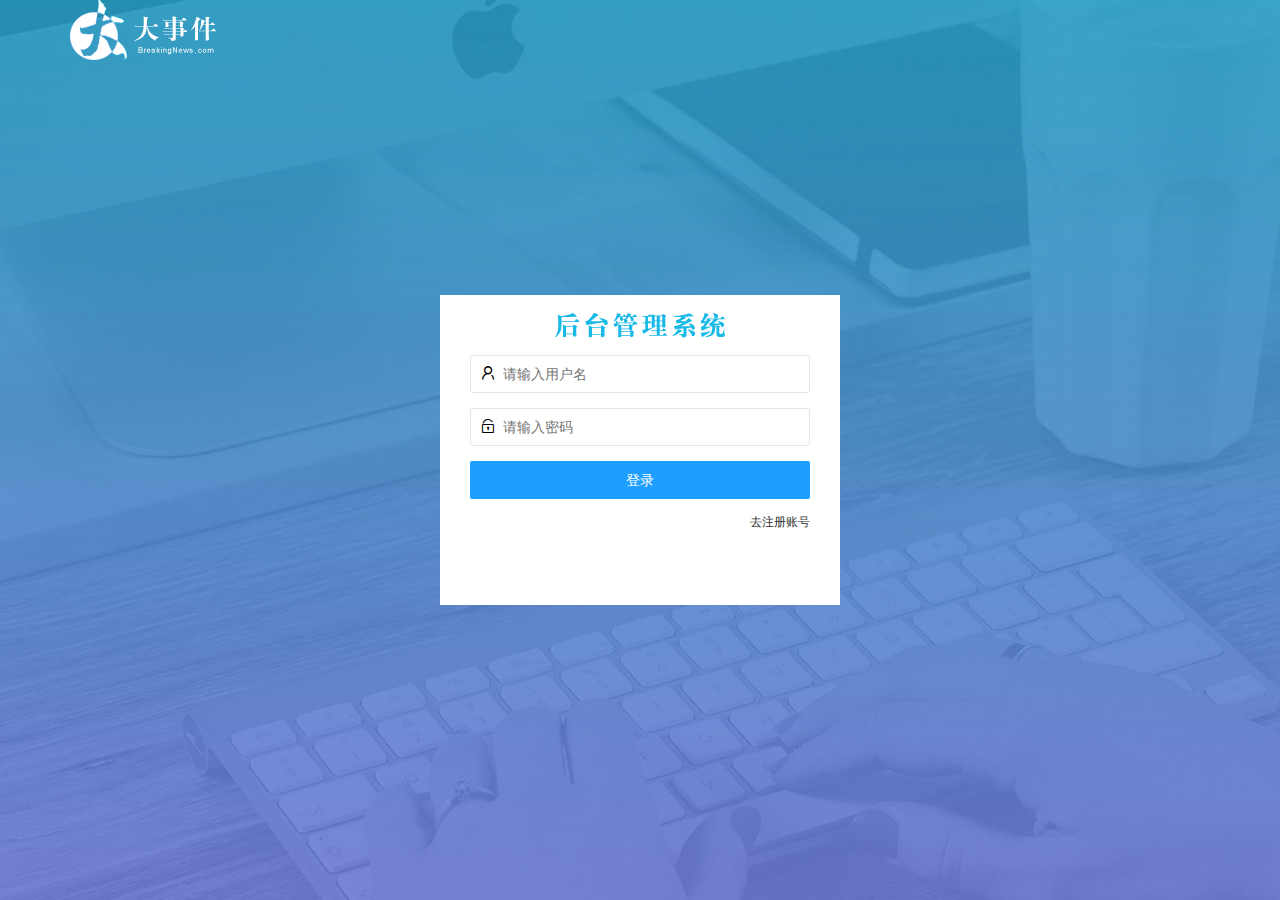
<file: login.html>
<!DOCTYPE html>
<html lang="en">

<head>
    <meta charset="UTF-8" />
    <meta name="viewport" content="width=device-width, initial-scale=1.0" />
    <title>大事件-登录/注册</title>
    <!-- 导入 LayUI 的样式 -->
    <link rel="stylesheet" href="/assets/lib/layui/css/layui.css" />
    <!-- 导入自己的样式表 -->
    <link rel="stylesheet" href="/assets/css/login.css" />
</head>

<body>
    <!-- 头部的 Logo 区域 -->
    <div class="layui-main">
        <img src="/assets/images/logo.png" alt="" />
    </div>

    <!-- 登录注册区域 -->
    <div class="loginAndRegBox">
        <div class="title-box"></div>
        <!-- 登录的div -->
        <div class="login-box">
            <!-- 登录的表单 -->
            <form class="layui-form" action="" id="form_login">
                <!-- 用户名 -->
                <div class="layui-form-item">
                    <i class="layui-icon layui-icon-username"></i>
                    <input type="text" name="username" required lay-verify="required" placeholder="请输入用户名" autocomplete="off" class="layui-input" />
                </div>
                <!-- 密码 -->
                <div class="layui-form-item">
                    <i class="layui-icon layui-icon-password"></i>
                    <input type="password" name="password" required lay-verify="required" placeholder="请输入密码" autocomplete="off" class="layui-input" />
                </div>
                <!-- 登录按钮 -->
                <div class="layui-form-item">
                    <!-- 注意：表单提交按钮和普通按钮的区别，就是 lay-submit 属性 -->
                    <button class="layui-btn layui-btn-fluid layui-btn-normal" lay-submit>登录</button>
                </div>
                <div class="layui-form-item links">
                    <a href="javascript:;" id="link_reg">去注册账号</a>
                </div>
            </form>
        </div>
        <!-- 注册的div -->
        <div class="reg-box">
            <!-- 注册的表单 -->
            <form class="layui-form" action="" id="form_reg">
                <!-- 用户名 -->
                <div class="layui-form-item">
                    <i class="layui-icon layui-icon-username"></i>
                    <input type="text" name="username" required lay-verify="required" placeholder="请输入用户名" autocomplete="off" class="layui-input" />
                </div>
                <!-- 密码 -->
                <div class="layui-form-item">
                    <i class="layui-icon layui-icon-password"></i>
                    <input type="password" name="password" required lay-verify="required|pwd" placeholder="请输入密码" autocomplete="off" class="layui-input" />
                </div>
                <!-- 密码确认框 -->
                <div class="layui-form-item">
                    <i class="layui-icon layui-icon-password"></i>
                    <input type="password" name="repassword" required lay-verify="required|pwd|repwd" placeholder="再次确认密码" autocomplete="off" class="layui-input" />
                </div>
                <!-- 注册按钮 -->
                <div class="layui-form-item">
                    <!-- 注意：表单提交按钮和普通按钮的区别，就是 lay-submit 属性 -->
                    <button class="layui-btn layui-btn-fluid layui-btn-normal" lay-submit>注册</button>
                </div>
                <div class="layui-form-item links">
                    <a href="javascript:;" id="link_login">去登录</a>
                </div>
            </form>
        </div>
    </div>


    <!-- 导入 jQuery -->
    <script src="/assets/lib/jquery.js"></script>
    <!-- 导入 layui -->
    <script src="/assets/lib/layui/layui.all.js"></script>
    <!-- 导入 baseAPI -->
    <script src="/assets/js/baseAPI.js"></script>
    <!-- 导入自己的js -->
    <script src="/assets/js/login.js"></script>
</body>

</html>
</file>
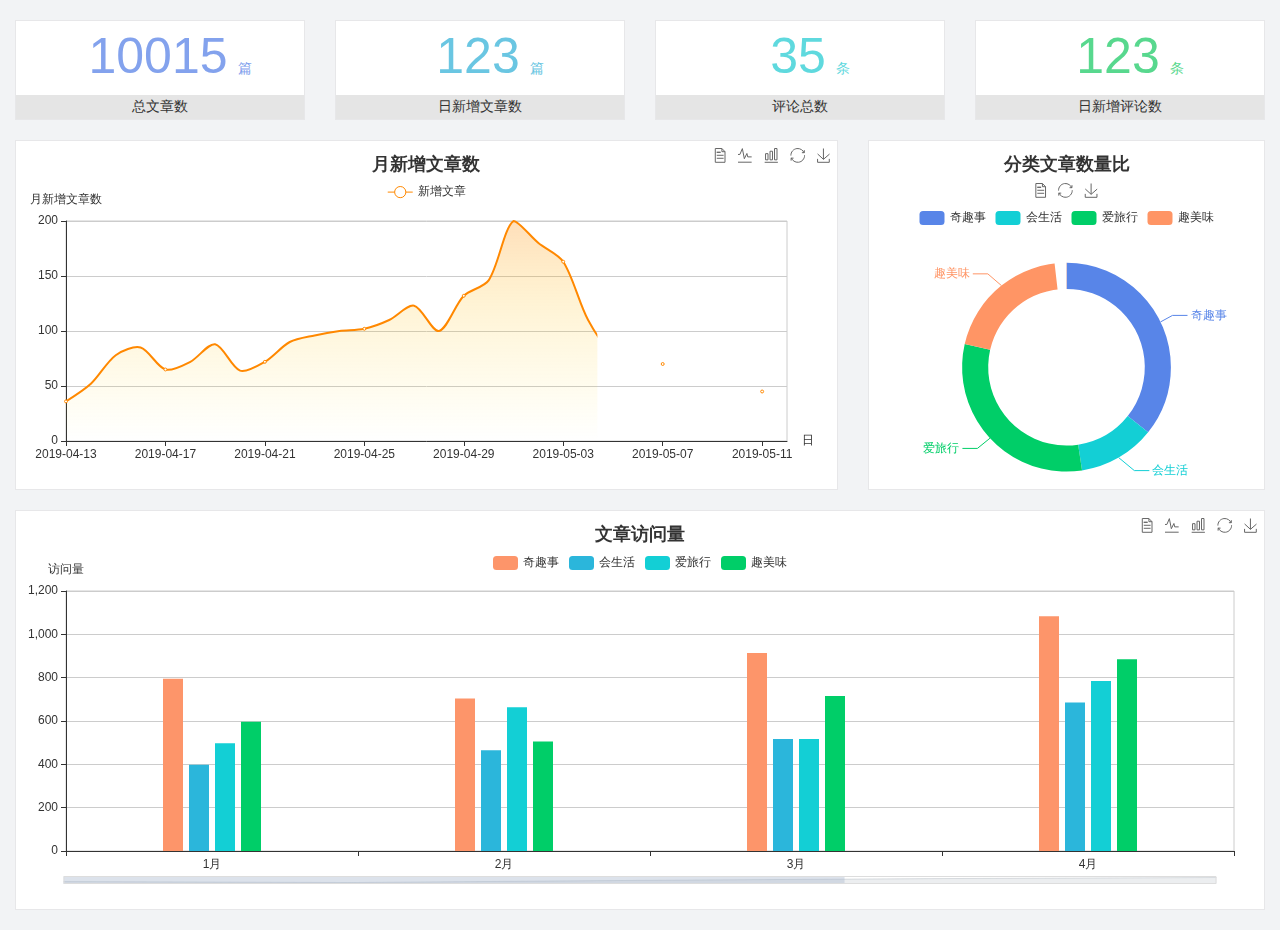
<file: home/dashboard.html>
<!DOCTYPE html>
<html lang="en">

<head>
  <meta charset="UTF-8">
  <meta name="viewport" content="width=device-width, initial-scale=1.0">
  <meta http-equiv="X-UA-Compatible" content="ie=edge">
  <title>图表统计</title>
  <link rel="stylesheet" href="../../assets/lib/bootstrap.css" />
  <link rel="stylesheet" href="../../assets/lib/main.css" />
  <script src="../../assets/lib/jquery.js"></script>
  <script type="text/javascript" src="../../assets/lib/echarts.min.js"></script>
</head>

<body>
  <div class="container-fluid">
    <div class="row spannel_list">
      <div class="col-sm-3 col-xs-6">
        <div class="spannel">
          <em>10015</em><span>篇</span>
          <b>总文章数</b>
        </div>
      </div>
      <div class="col-sm-3 col-xs-6">
        <div class="spannel scolor01">
          <em>123</em><span>篇</span>
          <b>日新增文章数</b>
        </div>
      </div>
      <div class="col-sm-3 col-xs-6">
        <div class="spannel scolor02">
          <em>35</em><span>条</span>
          <b>评论总数</b>
        </div>
      </div>
      <div class="col-sm-3 col-xs-6">
        <div class="spannel scolor03">
          <em>123</em><span>条</span>
          <b>日新增评论数</b>
        </div>
      </div>
    </div>
  </div>

  <div class="container-fluid">
    <div class="row curve-pie">
      <div class="col-lg-8 col-md-8">
        <div class="gragh_pannel" id="curve_show"></div>
      </div>
      <div class="col-lg-4 col-md-4">
        <div class="gragh_pannel" id="pie_show"></div>
      </div>
    </div>
  </div>

  <div class="container-fluid">
    <div class="column_pannel" id="column_show"></div>
  </div>

  <script>
    var oChart = echarts.init(document.getElementById('curve_show'));
    var aList_all = [
      { 'count': 36, 'date': '2019-04-13' },
      { 'count': 52, 'date': '2019-04-14' },
      { 'count': 78, 'date': '2019-04-15' },
      { 'count': 85, 'date': '2019-04-16' },
      { 'count': 65, 'date': '2019-04-17' },
      { 'count': 72, 'date': '2019-04-18' },
      { 'count': 88, 'date': '2019-04-19' },
      { 'count': 64, 'date': '2019-04-20' },
      { 'count': 72, 'date': '2019-04-21' },
      { 'count': 90, 'date': '2019-04-22' },
      { 'count': 96, 'date': '2019-04-23' },
      { 'count': 100, 'date': '2019-04-24' },
      { 'count': 102, 'date': '2019-04-25' },
      { 'count': 110, 'date': '2019-04-26' },
      { 'count': 123, 'date': '2019-04-27' },
      { 'count': 100, 'date': '2019-04-28' },
      { 'count': 132, 'date': '2019-04-29' },
      { 'count': 146, 'date': '2019-04-30' },
      { 'count': 200, 'date': '2019-05-01' },
      { 'count': 180, 'date': '2019-05-02' },
      { 'count': 163, 'date': '2019-05-03' },
      { 'count': 110, 'date': '2019-05-04' },
      { 'count': 80, 'date': '2019-05-05' },
      { 'count': 82, 'date': '2019-05-06' },
      { 'count': 70, 'date': '2019-05-07' },
      { 'count': 65, 'date': '2019-05-08' },
      { 'count': 54, 'date': '2019-05-09' },
      { 'count': 40, 'date': '2019-05-10' },
      { 'count': 45, 'date': '2019-05-11' },
      { 'count': 38, 'date': '2019-05-12' },
    ];

    let aCount = [];
    let aDate = [];

    for (var i = 0; i < aList_all.length; i++) {
      aCount.push(aList_all[i].count);
      aDate.push(aList_all[i].date);
    }

    var chartopt = {
      title: {
        text: '月新增文章数',
        left: 'center',
        top: '10'
      },
      tooltip: {
        trigger: 'axis'
      },
      legend: {
        data: ['新增文章'],
        top: '40'
      },
      toolbox: {
        show: true,
        feature: {
          mark: { show: true },
          dataView: { show: true, readOnly: false },
          magicType: { show: true, type: ['line', 'bar'] },
          restore: { show: true },
          saveAsImage: { show: true }
        }
      },
      calculable: true,
      xAxis: [
        {
          name: '日',
          type: 'category',
          boundaryGap: false,
          data: aDate
        }
      ],
      yAxis: [
        {
          name: '月新增文章数',
          type: 'value'
        }
      ],
      series: [
        {
          name: '新增文章',
          type: 'line',
          smooth: true,
          itemStyle: { normal: { areaStyle: { type: 'default' }, color: '#f80' }, lineStyle: { color: '#f80' } },
          data: aCount
        }],
      areaStyle: {
        normal: {
          color: new echarts.graphic.LinearGradient(0, 0, 0, 1, [{
            offset: 0,
            color: 'rgba(255,136,0,0.39)'
          }, {
            offset: .34,
            color: 'rgba(255,180,0,0.25)'
          }, {
            offset: 1,
            color: 'rgba(255,222,0,0.00)'
          }])

        }
      },
      grid: {
        show: true,
        x: 50,
        x2: 50,
        y: 80,
        height: 220
      }
    };

    oChart.setOption(chartopt);


    var oPie = echarts.init(document.getElementById('pie_show'));
    var oPieopt =
    {
      title: {
        top: 10,
        text: '分类文章数量比',
        x: 'center'
      },
      tooltip: {
        trigger: 'item',
        formatter: "{a} <br/>{b} : {c} ({d}%)"
      },
      color: ['#5885e8', '#13cfd5', '#00ce68', '#ff9565'],
      legend: {
        x: 'center',
        top: 65,
        data: ['奇趣事', '会生活', '爱旅行', '趣美味']
      },
      toolbox: {
        show: true,
        x: 'center',
        top: 35,
        feature: {
          mark: { show: true },
          dataView: { show: true, readOnly: false },
          magicType: {
            show: true,
            type: ['pie', 'funnel'],
            option: {
              funnel: {
                x: '25%',
                width: '50%',
                funnelAlign: 'left',
                max: 1548
              }
            }
          },
          restore: { show: true },
          saveAsImage: { show: true }
        }
      },
      calculable: true,
      series: [
        {
          name: '访问来源',
          type: 'pie',
          radius: ['45%', '60%'],
          center: ['50%', '65%'],
          data: [
            { value: 300, name: '奇趣事' },
            { value: 100, name: '会生活' },
            { value: 260, name: '爱旅行' },
            { value: 180, name: '趣美味' }
          ]
        }
      ]
    };
    oPie.setOption(oPieopt);



    var oColumn = this.echarts.init(document.getElementById('column_show'));
    var oColumnopt =
    {
      title: {
        text: '文章访问量',
        left: 'center',
        top: '10'
      },
      tooltip: {
        trigger: 'axis'
      },
      legend: {
        data: ['奇趣事', '会生活', '爱旅行', '趣美味'],
        top: '40'
      },
      toolbox: {
        show: true,
        feature: {
          mark: { show: true },
          dataView: { show: true, readOnly: false },
          magicType: { show: true, type: ['line', 'bar'] },
          restore: { show: true },
          saveAsImage: { show: true }
        }
      },
      calculable: true,
      xAxis: [
        {
          type: 'category',
          data: ['1月', '2月', '3月', '4月', '5月']
        }
      ],
      yAxis: [
        {
          name: '访问量',
          type: 'value'
        }
      ],
      series: [
        {
          name: '奇趣事',
          type: 'bar',
          barWidth: 20,
          itemStyle: {
            normal: { areaStyle: { type: 'default' }, color: '#fd956a' }
          },
          data: [800, 708, 920, 1090, 1200]
        },
        {
          name: '会生活',
          type: 'bar',
          barWidth: 20,
          itemStyle: {
            normal: { areaStyle: { type: 'default' }, color: '#2bb6db' }
          },
          data: [400, 468, 520, 690, 800]
        },
        {
          name: '爱旅行',
          type: 'bar',
          barWidth: 20,
          itemStyle: {
            normal: { areaStyle: { type: 'default' }, color: '#13cfd5' }
          },
          data: [500, 668, 520, 790, 900]
        },
        {
          name: '趣美味',
          type: 'bar',
          barWidth: 20,
          itemStyle: {
            normal: { areaStyle: { type: 'default' }, color: '#00ce68' }
          },
          data: [600, 508, 720, 890, 1000]
        }
      ],
      grid: {
        show: true,
        x: 50,
        x2: 30,
        y: 80,
        height: 260
      },
      dataZoom: [//给x轴设置滚动条
        {
          start: 0,//默认为0
          end: 100 - 1000 / 31,//默认为100
          type: 'slider',
          show: true,
          xAxisIndex: [0],
          handleSize: 0,//滑动条的 左右2个滑动条的大小
          height: 8,//组件高度
          left: 45, //左边的距离
          right: 50,//右边的距离
          bottom: 26,//右边的距离
          handleColor: '#ddd',//h滑动图标的颜色
          handleStyle: {
            borderColor: "#cacaca",
            borderWidth: "1",
            shadowBlur: 2,
            background: "#ddd",
            shadowColor: "#ddd",
          }
        }]
    };
    oColumn.setOption(oColumnopt);
  </script>
</body>

</html>
</file>
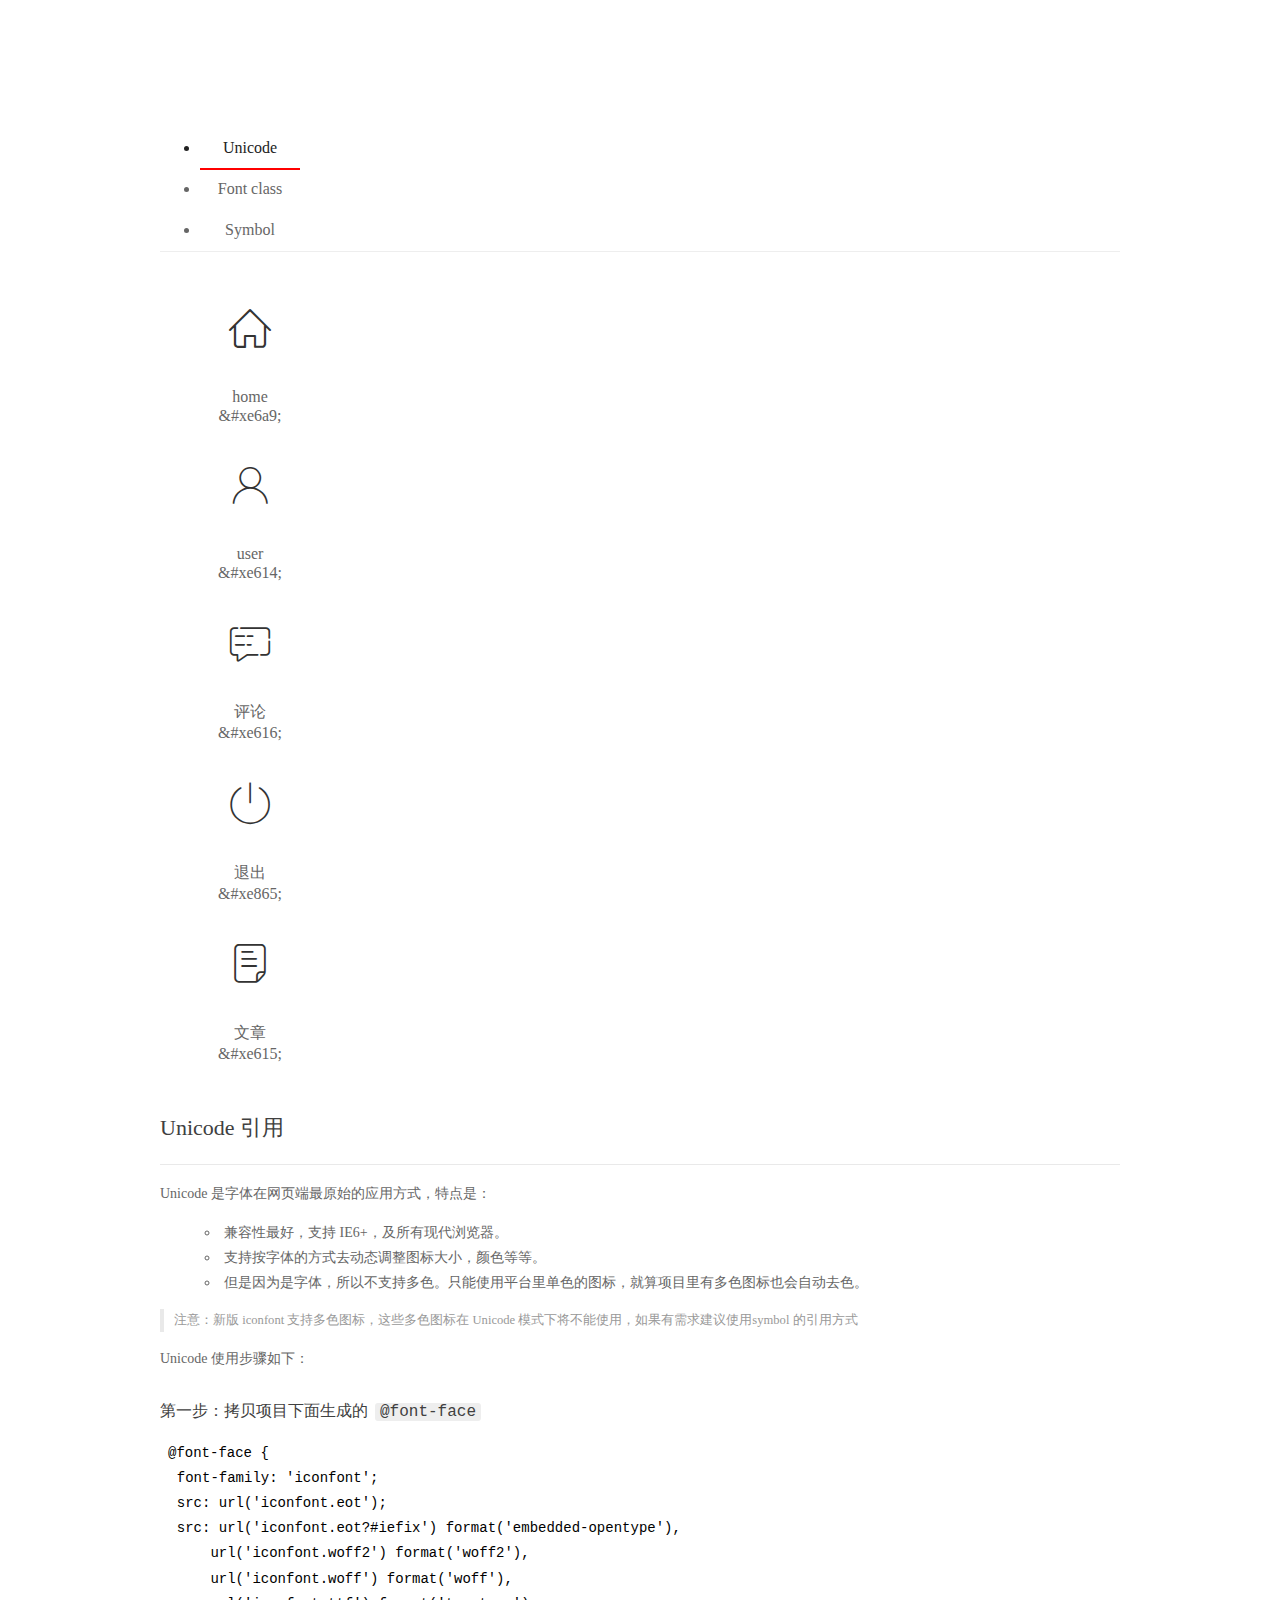
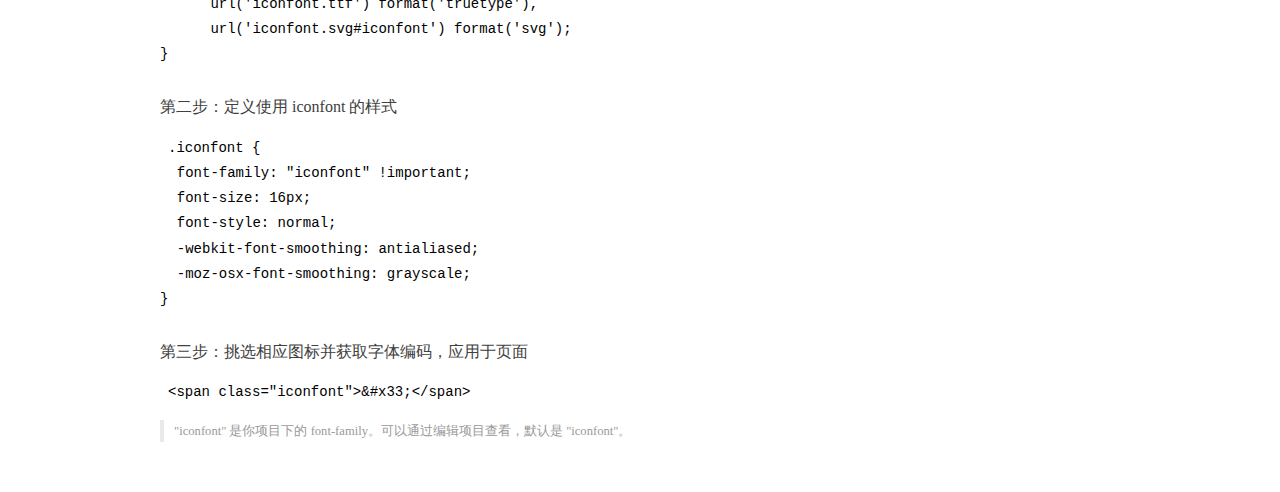
<file: assets/fonts/demo_index.html>
<!DOCTYPE html>
<html>
<head>
  <meta charset="utf-8"/>
  <title>IconFont Demo</title>
  <link rel="shortcut icon" href="https://gtms04.alicdn.com/tps/i4/TB1_oz6GVXXXXaFXpXXJDFnIXXX-64-64.ico" type="image/x-icon"/>
  <link rel="stylesheet" href="https://g.alicdn.com/thx/cube/1.3.2/cube.min.css">
  <link rel="stylesheet" href="demo.css">
  <link rel="stylesheet" href="iconfont.css">
  <script src="iconfont.js"></script>
  <!-- jQuery -->
  <script src="https://a1.alicdn.com/oss/uploads/2018/12/26/7bfddb60-08e8-11e9-9b04-53e73bb6408b.js"></script>
  <!-- 代码高亮 -->
  <script src="https://a1.alicdn.com/oss/uploads/2018/12/26/a3f714d0-08e6-11e9-8a15-ebf944d7534c.js"></script>
</head>
<body>
  <div class="main">
    <h1 class="logo"><a href="https://www.iconfont.cn/" title="iconfont 首页" target="_blank">&#xe86b;</a></h1>
    <div class="nav-tabs">
      <ul id="tabs" class="dib-box">
        <li class="dib active"><span>Unicode</span></li>
        <li class="dib"><span>Font class</span></li>
        <li class="dib"><span>Symbol</span></li>
      </ul>
      
    </div>
    <div class="tab-container">
      <div class="content unicode" style="display: block;">
          <ul class="icon_lists dib-box">
          
            <li class="dib">
              <span class="icon iconfont">&#xe6a9;</span>
                <div class="name">home</div>
                <div class="code-name">&amp;#xe6a9;</div>
              </li>
          
            <li class="dib">
              <span class="icon iconfont">&#xe614;</span>
                <div class="name">user</div>
                <div class="code-name">&amp;#xe614;</div>
              </li>
          
            <li class="dib">
              <span class="icon iconfont">&#xe616;</span>
                <div class="name">评论</div>
                <div class="code-name">&amp;#xe616;</div>
              </li>
          
            <li class="dib">
              <span class="icon iconfont">&#xe865;</span>
                <div class="name">退出</div>
                <div class="code-name">&amp;#xe865;</div>
              </li>
          
            <li class="dib">
              <span class="icon iconfont">&#xe615;</span>
                <div class="name">文章</div>
                <div class="code-name">&amp;#xe615;</div>
              </li>
          
          </ul>
          <div class="article markdown">
          <h2 id="unicode-">Unicode 引用</h2>
          <hr>

          <p>Unicode 是字体在网页端最原始的应用方式，特点是：</p>
          <ul>
            <li>兼容性最好，支持 IE6+，及所有现代浏览器。</li>
            <li>支持按字体的方式去动态调整图标大小，颜色等等。</li>
            <li>但是因为是字体，所以不支持多色。只能使用平台里单色的图标，就算项目里有多色图标也会自动去色。</li>
          </ul>
          <blockquote>
            <p>注意：新版 iconfont 支持多色图标，这些多色图标在 Unicode 模式下将不能使用，如果有需求建议使用symbol 的引用方式</p>
          </blockquote>
          <p>Unicode 使用步骤如下：</p>
          <h3 id="-font-face">第一步：拷贝项目下面生成的 <code>@font-face</code></h3>
<pre><code class="language-css"
>@font-face {
  font-family: 'iconfont';
  src: url('iconfont.eot');
  src: url('iconfont.eot?#iefix') format('embedded-opentype'),
      url('iconfont.woff2') format('woff2'),
      url('iconfont.woff') format('woff'),
      url('iconfont.ttf') format('truetype'),
      url('iconfont.svg#iconfont') format('svg');
}
</code></pre>
          <h3 id="-iconfont-">第二步：定义使用 iconfont 的样式</h3>
<pre><code class="language-css"
>.iconfont {
  font-family: "iconfont" !important;
  font-size: 16px;
  font-style: normal;
  -webkit-font-smoothing: antialiased;
  -moz-osx-font-smoothing: grayscale;
}
</code></pre>
          <h3 id="-">第三步：挑选相应图标并获取字体编码，应用于页面</h3>
<pre>
<code class="language-html"
>&lt;span class="iconfont"&gt;&amp;#x33;&lt;/span&gt;
</code></pre>
          <blockquote>
            <p>"iconfont" 是你项目下的 font-family。可以通过编辑项目查看，默认是 "iconfont"。</p>
          </blockquote>
          </div>
      </div>
      <div class="content font-class">
        <ul class="icon_lists dib-box">
          
          <li class="dib">
            <span class="icon iconfont icon-home"></span>
            <div class="name">
              home
            </div>
            <div class="code-name">.icon-home
            </div>
          </li>
          
          <li class="dib">
            <span class="icon iconfont icon-user"></span>
            <div class="name">
              user
            </div>
            <div class="code-name">.icon-user
            </div>
          </li>
          
          <li class="dib">
            <span class="icon iconfont icon-pinglun"></span>
            <div class="name">
              评论
            </div>
            <div class="code-name">.icon-pinglun
            </div>
          </li>
          
          <li class="dib">
            <span class="icon iconfont icon-tuichu"></span>
            <div class="name">
              退出
            </div>
            <div class="code-name">.icon-tuichu
            </div>
          </li>
          
          <li class="dib">
            <span class="icon iconfont icon-16"></span>
            <div class="name">
              文章
            </div>
            <div class="code-name">.icon-16
            </div>
          </li>
          
        </ul>
        <div class="article markdown">
        <h2 id="font-class-">font-class 引用</h2>
        <hr>

        <p>font-class 是 Unicode 使用方式的一种变种，主要是解决 Unicode 书写不直观，语意不明确的问题。</p>
        <p>与 Unicode 使用方式相比，具有如下特点：</p>
        <ul>
          <li>兼容性良好，支持 IE8+，及所有现代浏览器。</li>
          <li>相比于 Unicode 语意明确，书写更直观。可以很容易分辨这个 icon 是什么。</li>
          <li>因为使用 class 来定义图标，所以当要替换图标时，只需要修改 class 里面的 Unicode 引用。</li>
          <li>不过因为本质上还是使用的字体，所以多色图标还是不支持的。</li>
        </ul>
        <p>使用步骤如下：</p>
        <h3 id="-fontclass-">第一步：引入项目下面生成的 fontclass 代码：</h3>
<pre><code class="language-html">&lt;link rel="stylesheet" href="./iconfont.css"&gt;
</code></pre>
        <h3 id="-">第二步：挑选相应图标并获取类名，应用于页面：</h3>
<pre><code class="language-html">&lt;span class="iconfont icon-xxx"&gt;&lt;/span&gt;
</code></pre>
        <blockquote>
          <p>"
            iconfont" 是你项目下的 font-family。可以通过编辑项目查看，默认是 "iconfont"。</p>
        </blockquote>
      </div>
      </div>
      <div class="content symbol">
          <ul class="icon_lists dib-box">
          
            <li class="dib">
                <svg class="icon svg-icon" aria-hidden="true">
                  <use xlink:href="#icon-home"></use>
                </svg>
                <div class="name">home</div>
                <div class="code-name">#icon-home</div>
            </li>
          
            <li class="dib">
                <svg class="icon svg-icon" aria-hidden="true">
                  <use xlink:href="#icon-user"></use>
                </svg>
                <div class="name">user</div>
                <div class="code-name">#icon-user</div>
            </li>
          
            <li class="dib">
                <svg class="icon svg-icon" aria-hidden="true">
                  <use xlink:href="#icon-pinglun"></use>
                </svg>
                <div class="name">评论</div>
                <div class="code-name">#icon-pinglun</div>
            </li>
          
            <li class="dib">
                <svg class="icon svg-icon" aria-hidden="true">
                  <use xlink:href="#icon-tuichu"></use>
                </svg>
                <div class="name">退出</div>
                <div class="code-name">#icon-tuichu</div>
            </li>
          
            <li class="dib">
                <svg class="icon svg-icon" aria-hidden="true">
                  <use xlink:href="#icon-16"></use>
                </svg>
                <div class="name">文章</div>
                <div class="code-name">#icon-16</div>
            </li>
          
          </ul>
          <div class="article markdown">
          <h2 id="symbol-">Symbol 引用</h2>
          <hr>

          <p>这是一种全新的使用方式，应该说这才是未来的主流，也是平台目前推荐的用法。相关介绍可以参考这篇<a href="">文章</a>
            这种用法其实是做了一个 SVG 的集合，与另外两种相比具有如下特点：</p>
          <ul>
            <li>支持多色图标了，不再受单色限制。</li>
            <li>通过一些技巧，支持像字体那样，通过 <code>font-size</code>, <code>color</code> 来调整样式。</li>
            <li>兼容性较差，支持 IE9+，及现代浏览器。</li>
            <li>浏览器渲染 SVG 的性能一般，还不如 png。</li>
          </ul>
          <p>使用步骤如下：</p>
          <h3 id="-symbol-">第一步：引入项目下面生成的 symbol 代码：</h3>
<pre><code class="language-html">&lt;script src="./iconfont.js"&gt;&lt;/script&gt;
</code></pre>
          <h3 id="-css-">第二步：加入通用 CSS 代码（引入一次就行）：</h3>
<pre><code class="language-html">&lt;style&gt;
.icon {
  width: 1em;
  height: 1em;
  vertical-align: -0.15em;
  fill: currentColor;
  overflow: hidden;
}
&lt;/style&gt;
</code></pre>
          <h3 id="-">第三步：挑选相应图标并获取类名，应用于页面：</h3>
<pre><code class="language-html">&lt;svg class="icon" aria-hidden="true"&gt;
  &lt;use xlink:href="#icon-xxx"&gt;&lt;/use&gt;
&lt;/svg&gt;
</code></pre>
          </div>
      </div>

    </div>
  </div>
  <script>
  $(document).ready(function () {
      $('.tab-container .content:first').show()

      $('#tabs li').click(function (e) {
        var tabContent = $('.tab-container .content')
        var index = $(this).index()

        if ($(this).hasClass('active')) {
          return
        } else {
          $('#tabs li').removeClass('active')
          $(this).addClass('active')

          tabContent.hide().eq(index).fadeIn()
        }
      })
    })
  </script>
</body>
</html>
</file>
<file: assets/lib/layui/css/layui.css>
/** layui-v2.5.5 MIT License By https://www.layui.com */
 .layui-inline,img{display:inline-block;vertical-align:middle}h1,h2,h3,h4,h5,h6{font-weight:400}.layui-edge,.layui-header,.layui-inline,.layui-main{position:relative}.layui-body,.layui-edge,.layui-elip{overflow:hidden}.layui-btn,.layui-edge,.layui-inline,img{vertical-align:middle}.layui-btn,.layui-disabled,.layui-icon,.layui-unselect{-moz-user-select:none;-webkit-user-select:none;-ms-user-select:none}.layui-elip,.layui-form-checkbox span,.layui-form-pane .layui-form-label{text-overflow:ellipsis;white-space:nowrap}.layui-breadcrumb,.layui-tree-btnGroup{visibility:hidden}blockquote,body,button,dd,div,dl,dt,form,h1,h2,h3,h4,h5,h6,input,li,ol,p,pre,td,textarea,th,ul{margin:0;padding:0;-webkit-tap-highlight-color:rgba(0,0,0,0)}a:active,a:hover{outline:0}img{border:none}li{list-style:none}table{border-collapse:collapse;border-spacing:0}h4,h5,h6{font-size:100%}button,input,optgroup,option,select,textarea{font-family:inherit;font-size:inherit;font-style:inherit;font-weight:inherit;outline:0}pre{white-space:pre-wrap;white-space:-moz-pre-wrap;white-space:-pre-wrap;white-space:-o-pre-wrap;word-wrap:break-word}body{line-height:24px;font:14px Helvetica Neue,Helvetica,PingFang SC,Tahoma,Arial,sans-serif}hr{height:1px;margin:10px 0;border:0;clear:both}a{color:#333;text-decoration:none}a:hover{color:#777}a cite{font-style:normal;*cursor:pointer}.layui-border-box,.layui-border-box *{box-sizing:border-box}.layui-box,.layui-box *{box-sizing:content-box}.layui-clear{clear:both;*zoom:1}.layui-clear:after{content:'\20';clear:both;*zoom:1;display:block;height:0}.layui-inline{*display:inline;*zoom:1}.layui-edge{display:inline-block;width:0;height:0;border-width:6px;border-style:dashed;border-color:transparent}.layui-edge-top{top:-4px;border-bottom-color:#999;border-bottom-style:solid}.layui-edge-right{border-left-color:#999;border-left-style:solid}.layui-edge-bottom{top:2px;border-top-color:#999;border-top-style:solid}.layui-edge-left{border-right-color:#999;border-right-style:solid}.layui-disabled,.layui-disabled:hover{color:#d2d2d2!important;cursor:not-allowed!important}.layui-circle{border-radius:100%}.layui-show{display:block!important}.layui-hide{display:none!important}@font-face{font-family:layui-icon;src:url(../font/iconfont.eot?v=250);src:url(../font/iconfont.eot?v=250#iefix) format('embedded-opentype'),url(../font/iconfont.woff2?v=250) format('woff2'),url(../font/iconfont.woff?v=250) format('woff'),url(../font/iconfont.ttf?v=250) format('truetype'),url(../font/iconfont.svg?v=250#layui-icon) format('svg')}.layui-icon{font-family:layui-icon!important;font-size:16px;font-style:normal;-webkit-font-smoothing:antialiased;-moz-osx-font-smoothing:grayscale}.layui-icon-reply-fill:before{content:"\e611"}.layui-icon-set-fill:before{content:"\e614"}.layui-icon-menu-fill:before{content:"\e60f"}.layui-icon-search:before{content:"\e615"}.layui-icon-share:before{content:"\e641"}.layui-icon-set-sm:before{content:"\e620"}.layui-icon-engine:before{content:"\e628"}.layui-icon-close:before{content:"\1006"}.layui-icon-close-fill:before{content:"\1007"}.layui-icon-chart-screen:before{content:"\e629"}.layui-icon-star:before{content:"\e600"}.layui-icon-circle-dot:before{content:"\e617"}.layui-icon-chat:before{content:"\e606"}.layui-icon-release:before{content:"\e609"}.layui-icon-list:before{content:"\e60a"}.layui-icon-chart:before{content:"\e62c"}.layui-icon-ok-circle:before{content:"\1005"}.layui-icon-layim-theme:before{content:"\e61b"}.layui-icon-table:before{content:"\e62d"}.layui-icon-right:before{content:"\e602"}.layui-icon-left:before{content:"\e603"}.layui-icon-cart-simple:before{content:"\e698"}.layui-icon-face-cry:before{content:"\e69c"}.layui-icon-face-smile:before{content:"\e6af"}.layui-icon-survey:before{content:"\e6b2"}.layui-icon-tree:before{content:"\e62e"}.layui-icon-upload-circle:before{content:"\e62f"}.layui-icon-add-circle:before{content:"\e61f"}.layui-icon-download-circle:before{content:"\e601"}.layui-icon-templeate-1:before{content:"\e630"}.layui-icon-util:before{content:"\e631"}.layui-icon-face-surprised:before{content:"\e664"}.layui-icon-edit:before{content:"\e642"}.layui-icon-speaker:before{content:"\e645"}.layui-icon-down:before{content:"\e61a"}.layui-icon-file:before{content:"\e621"}.layui-icon-layouts:before{content:"\e632"}.layui-icon-rate-half:before{content:"\e6c9"}.layui-icon-add-circle-fine:before{content:"\e608"}.layui-icon-prev-circle:before{content:"\e633"}.layui-icon-read:before{content:"\e705"}.layui-icon-404:before{content:"\e61c"}.layui-icon-carousel:before{content:"\e634"}.layui-icon-help:before{content:"\e607"}.layui-icon-code-circle:before{content:"\e635"}.layui-icon-water:before{content:"\e636"}.layui-icon-username:before{content:"\e66f"}.layui-icon-find-fill:before{content:"\e670"}.layui-icon-about:before{content:"\e60b"}.layui-icon-location:before{content:"\e715"}.layui-icon-up:before{content:"\e619"}.layui-icon-pause:before{content:"\e651"}.layui-icon-date:before{content:"\e637"}.layui-icon-layim-uploadfile:before{content:"\e61d"}.layui-icon-delete:before{content:"\e640"}.layui-icon-play:before{content:"\e652"}.layui-icon-top:before{content:"\e604"}.layui-icon-friends:before{content:"\e612"}.layui-icon-refresh-3:before{content:"\e9aa"}.layui-icon-ok:before{content:"\e605"}.layui-icon-layer:before{content:"\e638"}.layui-icon-face-smile-fine:before{content:"\e60c"}.layui-icon-dollar:before{content:"\e659"}.layui-icon-group:before{content:"\e613"}.layui-icon-layim-download:before{content:"\e61e"}.layui-icon-picture-fine:before{content:"\e60d"}.layui-icon-link:before{content:"\e64c"}.layui-icon-diamond:before{content:"\e735"}.layui-icon-log:before{content:"\e60e"}.layui-icon-rate-solid:before{content:"\e67a"}.layui-icon-fonts-del:before{content:"\e64f"}.layui-icon-unlink:before{content:"\e64d"}.layui-icon-fonts-clear:before{content:"\e639"}.layui-icon-triangle-r:before{content:"\e623"}.layui-icon-circle:before{content:"\e63f"}.layui-icon-radio:before{content:"\e643"}.layui-icon-align-center:before{content:"\e647"}.layui-icon-align-right:before{content:"\e648"}.layui-icon-align-left:before{content:"\e649"}.layui-icon-loading-1:before{content:"\e63e"}.layui-icon-return:before{content:"\e65c"}.layui-icon-fonts-strong:before{content:"\e62b"}.layui-icon-upload:before{content:"\e67c"}.layui-icon-dialogue:before{content:"\e63a"}.layui-icon-video:before{content:"\e6ed"}.layui-icon-headset:before{content:"\e6fc"}.layui-icon-cellphone-fine:before{content:"\e63b"}.layui-icon-add-1:before{content:"\e654"}.layui-icon-face-smile-b:before{content:"\e650"}.layui-icon-fonts-html:before{content:"\e64b"}.layui-icon-form:before{content:"\e63c"}.layui-icon-cart:before{content:"\e657"}.layui-icon-camera-fill:before{content:"\e65d"}.layui-icon-tabs:before{content:"\e62a"}.layui-icon-fonts-code:before{content:"\e64e"}.layui-icon-fire:before{content:"\e756"}.layui-icon-set:before{content:"\e716"}.layui-icon-fonts-u:before{content:"\e646"}.layui-icon-triangle-d:before{content:"\e625"}.layui-icon-tips:before{content:"\e702"}.layui-icon-picture:before{content:"\e64a"}.layui-icon-more-vertical:before{content:"\e671"}.layui-icon-flag:before{content:"\e66c"}.layui-icon-loading:before{content:"\e63d"}.layui-icon-fonts-i:before{content:"\e644"}.layui-icon-refresh-1:before{content:"\e666"}.layui-icon-rmb:before{content:"\e65e"}.layui-icon-home:before{content:"\e68e"}.layui-icon-user:before{content:"\e770"}.layui-icon-notice:before{content:"\e667"}.layui-icon-login-weibo:before{content:"\e675"}.layui-icon-voice:before{content:"\e688"}.layui-icon-upload-drag:before{content:"\e681"}.layui-icon-login-qq:before{content:"\e676"}.layui-icon-snowflake:before{content:"\e6b1"}.layui-icon-file-b:before{content:"\e655"}.layui-icon-template:before{content:"\e663"}.layui-icon-auz:before{content:"\e672"}.layui-icon-console:before{content:"\e665"}.layui-icon-app:before{content:"\e653"}.layui-icon-prev:before{content:"\e65a"}.layui-icon-website:before{content:"\e7ae"}.layui-icon-next:before{content:"\e65b"}.layui-icon-component:before{content:"\e857"}.layui-icon-more:before{content:"\e65f"}.layui-icon-login-wechat:before{content:"\e677"}.layui-icon-shrink-right:before{content:"\e668"}.layui-icon-spread-left:before{content:"\e66b"}.layui-icon-camera:before{content:"\e660"}.layui-icon-note:before{content:"\e66e"}.layui-icon-refresh:before{content:"\e669"}.layui-icon-female:before{content:"\e661"}.layui-icon-male:before{content:"\e662"}.layui-icon-password:before{content:"\e673"}.layui-icon-senior:before{content:"\e674"}.layui-icon-theme:before{content:"\e66a"}.layui-icon-tread:before{content:"\e6c5"}.layui-icon-praise:before{content:"\e6c6"}.layui-icon-star-fill:before{content:"\e658"}.layui-icon-rate:before{content:"\e67b"}.layui-icon-template-1:before{content:"\e656"}.layui-icon-vercode:before{content:"\e679"}.layui-icon-cellphone:before{content:"\e678"}.layui-icon-screen-full:before{content:"\e622"}.layui-icon-screen-restore:before{content:"\e758"}.layui-icon-cols:before{content:"\e610"}.layui-icon-export:before{content:"\e67d"}.layui-icon-print:before{content:"\e66d"}.layui-icon-slider:before{content:"\e714"}.layui-icon-addition:before{content:"\e624"}.layui-icon-subtraction:before{content:"\e67e"}.layui-icon-service:before{content:"\e626"}.layui-icon-transfer:before{content:"\e691"}.layui-main{width:1140px;margin:0 auto}.layui-header{z-index:1000;height:60px}.layui-header a:hover{transition:all .5s;-webkit-transition:all .5s}.layui-side{position:fixed;left:0;top:0;bottom:0;z-index:999;width:200px;overflow-x:hidden}.layui-side-scroll{position:relative;width:220px;height:100%;overflow-x:hidden}.layui-body{position:absolute;left:200px;right:0;top:0;bottom:0;z-index:998;width:auto;overflow-y:auto;box-sizing:border-box}.layui-layout-body{overflow:hidden}.layui-layout-admin .layui-header{background-color:#23262E}.layui-layout-admin .layui-side{top:60px;width:200px;overflow-x:hidden}.layui-layout-admin .layui-body{position:fixed;top:60px;bottom:44px}.layui-layout-admin .layui-main{width:auto;margin:0 15px}.layui-layout-admin .layui-footer{position:fixed;left:200px;right:0;bottom:0;height:44px;line-height:44px;padding:0 15px;background-color:#eee}.layui-layout-admin .layui-logo{position:absolute;left:0;top:0;width:200px;height:100%;line-height:60px;text-align:center;color:#009688;font-size:16px}.layui-layout-admin .layui-header .layui-nav{background:0 0}.layui-layout-left{position:absolute!important;left:200px;top:0}.layui-layout-right{position:absolute!important;right:0;top:0}.layui-container{position:relative;margin:0 auto;padding:0 15px;box-sizing:border-box}.layui-fluid{position:relative;margin:0 auto;padding:0 15px}.layui-row:after,.layui-row:before{content:'';display:block;clear:both}.layui-col-lg1,.layui-col-lg10,.layui-col-lg11,.layui-col-lg12,.layui-col-lg2,.layui-col-lg3,.layui-col-lg4,.layui-col-lg5,.layui-col-lg6,.layui-col-lg7,.layui-col-lg8,.layui-col-lg9,.layui-col-md1,.layui-col-md10,.layui-col-md11,.layui-col-md12,.layui-col-md2,.layui-col-md3,.layui-col-md4,.layui-col-md5,.layui-col-md6,.layui-col-md7,.layui-col-md8,.layui-col-md9,.layui-col-sm1,.layui-col-sm10,.layui-col-sm11,.layui-col-sm12,.layui-col-sm2,.layui-col-sm3,.layui-col-sm4,.layui-col-sm5,.layui-col-sm6,.layui-col-sm7,.layui-col-sm8,.layui-col-sm9,.layui-col-xs1,.layui-col-xs10,.layui-col-xs11,.layui-col-xs12,.layui-col-xs2,.layui-col-xs3,.layui-col-xs4,.layui-col-xs5,.layui-col-xs6,.layui-col-xs7,.layui-col-xs8,.layui-col-xs9{position:relative;display:block;box-sizing:border-box}.layui-col-xs1,.layui-col-xs10,.layui-col-xs11,.layui-col-xs12,.layui-col-xs2,.layui-col-xs3,.layui-col-xs4,.layui-col-xs5,.layui-col-xs6,.layui-col-xs7,.layui-col-xs8,.layui-col-xs9{float:left}.layui-col-xs1{width:8.33333333%}.layui-col-xs2{width:16.66666667%}.layui-col-xs3{width:25%}.layui-col-xs4{width:33.33333333%}.layui-col-xs5{width:41.66666667%}.layui-col-xs6{width:50%}.layui-col-xs7{width:58.33333333%}.layui-col-xs8{width:66.66666667%}.layui-col-xs9{width:75%}.layui-col-xs10{width:83.33333333%}.layui-col-xs11{width:91.66666667%}.layui-col-xs12{width:100%}.layui-col-xs-offset1{margin-left:8.33333333%}.layui-col-xs-offset2{margin-left:16.66666667%}.layui-col-xs-offset3{margin-left:25%}.layui-col-xs-offset4{margin-left:33.33333333%}.layui-col-xs-offset5{margin-left:41.66666667%}.layui-col-xs-offset6{margin-left:50%}.layui-col-xs-offset7{margin-left:58.33333333%}.layui-col-xs-offset8{margin-left:66.66666667%}.layui-col-xs-offset9{margin-left:75%}.layui-col-xs-offset10{margin-left:83.33333333%}.layui-col-xs-offset11{margin-left:91.66666667%}.layui-col-xs-offset12{margin-left:100%}@media screen and (max-width:768px){.layui-hide-xs{display:none!important}.layui-show-xs-block{display:block!important}.layui-show-xs-inline{display:inline!important}.layui-show-xs-inline-block{display:inline-block!important}}@media screen and (min-width:768px){.layui-container{width:750px}.layui-hide-sm{display:none!important}.layui-show-sm-block{display:block!important}.layui-show-sm-inline{display:inline!important}.layui-show-sm-inline-block{display:inline-block!important}.layui-col-sm1,.layui-col-sm10,.layui-col-sm11,.layui-col-sm12,.layui-col-sm2,.layui-col-sm3,.layui-col-sm4,.layui-col-sm5,.layui-col-sm6,.layui-col-sm7,.layui-col-sm8,.layui-col-sm9{float:left}.layui-col-sm1{width:8.33333333%}.layui-col-sm2{width:16.66666667%}.layui-col-sm3{width:25%}.layui-col-sm4{width:33.33333333%}.layui-col-sm5{width:41.66666667%}.layui-col-sm6{width:50%}.layui-col-sm7{width:58.33333333%}.layui-col-sm8{width:66.66666667%}.layui-col-sm9{width:75%}.layui-col-sm10{width:83.33333333%}.layui-col-sm11{width:91.66666667%}.layui-col-sm12{width:100%}.layui-col-sm-offset1{margin-left:8.33333333%}.layui-col-sm-offset2{margin-left:16.66666667%}.layui-col-sm-offset3{margin-left:25%}.layui-col-sm-offset4{margin-left:33.33333333%}.layui-col-sm-offset5{margin-left:41.66666667%}.layui-col-sm-offset6{margin-left:50%}.layui-col-sm-offset7{margin-left:58.33333333%}.layui-col-sm-offset8{margin-left:66.66666667%}.layui-col-sm-offset9{margin-left:75%}.layui-col-sm-offset10{margin-left:83.33333333%}.layui-col-sm-offset11{margin-left:91.66666667%}.layui-col-sm-offset12{margin-left:100%}}@media screen and (min-width:992px){.layui-container{width:970px}.layui-hide-md{display:none!important}.layui-show-md-block{display:block!important}.layui-show-md-inline{display:inline!important}.layui-show-md-inline-block{display:inline-block!important}.layui-col-md1,.layui-col-md10,.layui-col-md11,.layui-col-md12,.layui-col-md2,.layui-col-md3,.layui-col-md4,.layui-col-md5,.layui-col-md6,.layui-col-md7,.layui-col-md8,.layui-col-md9{float:left}.layui-col-md1{width:8.33333333%}.layui-col-md2{width:16.66666667%}.layui-col-md3{width:25%}.layui-col-md4{width:33.33333333%}.layui-col-md5{width:41.66666667%}.layui-col-md6{width:50%}.layui-col-md7{width:58.33333333%}.layui-col-md8{width:66.66666667%}.layui-col-md9{width:75%}.layui-col-md10{width:83.33333333%}.layui-col-md11{width:91.66666667%}.layui-col-md12{width:100%}.layui-col-md-offset1{margin-left:8.33333333%}.layui-col-md-offset2{margin-left:16.66666667%}.layui-col-md-offset3{margin-left:25%}.layui-col-md-offset4{margin-left:33.33333333%}.layui-col-md-offset5{margin-left:41.66666667%}.layui-col-md-offset6{margin-left:50%}.layui-col-md-offset7{margin-left:58.33333333%}.layui-col-md-offset8{margin-left:66.66666667%}.layui-col-md-offset9{margin-left:75%}.layui-col-md-offset10{margin-left:83.33333333%}.layui-col-md-offset11{margin-left:91.66666667%}.layui-col-md-offset12{margin-left:100%}}@media screen and (min-width:1200px){.layui-container{width:1170px}.layui-hide-lg{display:none!important}.layui-show-lg-block{display:block!important}.layui-show-lg-inline{display:inline!important}.layui-show-lg-inline-block{display:inline-block!important}.layui-col-lg1,.layui-col-lg10,.layui-col-lg11,.layui-col-lg12,.layui-col-lg2,.layui-col-lg3,.layui-col-lg4,.layui-col-lg5,.layui-col-lg6,.layui-col-lg7,.layui-col-lg8,.layui-col-lg9{float:left}.layui-col-lg1{width:8.33333333%}.layui-col-lg2{width:16.66666667%}.layui-col-lg3{width:25%}.layui-col-lg4{width:33.33333333%}.layui-col-lg5{width:41.66666667%}.layui-col-lg6{width:50%}.layui-col-lg7{width:58.33333333%}.layui-col-lg8{width:66.66666667%}.layui-col-lg9{width:75%}.layui-col-lg10{width:83.33333333%}.layui-col-lg11{width:91.66666667%}.layui-col-lg12{width:100%}.layui-col-lg-offset1{margin-left:8.33333333%}.layui-col-lg-offset2{margin-left:16.66666667%}.layui-col-lg-offset3{margin-left:25%}.layui-col-lg-offset4{margin-left:33.33333333%}.layui-col-lg-offset5{margin-left:41.66666667%}.layui-col-lg-offset6{margin-left:50%}.layui-col-lg-offset7{margin-left:58.33333333%}.layui-col-lg-offset8{margin-left:66.66666667%}.layui-col-lg-offset9{margin-left:75%}.layui-col-lg-offset10{margin-left:83.33333333%}.layui-col-lg-offset11{margin-left:91.66666667%}.layui-col-lg-offset12{margin-left:100%}}.layui-col-space1{margin:-.5px}.layui-col-space1>*{padding:.5px}.layui-col-space3{margin:-1.5px}.layui-col-space3>*{padding:1.5px}.layui-col-space5{margin:-2.5px}.layui-col-space5>*{padding:2.5px}.layui-col-space8{margin:-3.5px}.layui-col-space8>*{padding:3.5px}.layui-col-space10{margin:-5px}.layui-col-space10>*{padding:5px}.layui-col-space12{margin:-6px}.layui-col-space12>*{padding:6px}.layui-col-space15{margin:-7.5px}.layui-col-space15>*{padding:7.5px}.layui-col-space18{margin:-9px}.layui-col-space18>*{padding:9px}.layui-col-space20{margin:-10px}.layui-col-space20>*{padding:10px}.layui-col-space22{margin:-11px}.layui-col-space22>*{padding:11px}.layui-col-space25{margin:-12.5px}.layui-col-space25>*{padding:12.5px}.layui-col-space30{margin:-15px}.layui-col-space30>*{padding:15px}.layui-btn,.layui-input,.layui-select,.layui-textarea,.layui-upload-button{outline:0;-webkit-appearance:none;transition:all .3s;-webkit-transition:all .3s;box-sizing:border-box}.layui-elem-quote{margin-bottom:10px;padding:15px;line-height:22px;border-left:5px solid #009688;border-radius:0 2px 2px 0;background-color:#f2f2f2}.layui-quote-nm{border-style:solid;border-width:1px 1px 1px 5px;background:0 0}.layui-elem-field{margin-bottom:10px;padding:0;border-width:1px;border-style:solid}.layui-elem-field legend{margin-left:20px;padding:0 10px;font-size:20px;font-weight:300}.layui-field-title{margin:10px 0 20px;border-width:1px 0 0}.layui-field-box{padding:10px 15px}.layui-field-title .layui-field-box{padding:10px 0}.layui-progress{position:relative;height:6px;border-radius:20px;background-color:#e2e2e2}.layui-progress-bar{position:absolute;left:0;top:0;width:0;max-width:100%;height:6px;border-radius:20px;text-align:right;background-color:#5FB878;transition:all .3s;-webkit-transition:all .3s}.layui-progress-big,.layui-progress-big .layui-progress-bar{height:18px;line-height:18px}.layui-progress-text{position:relative;top:-20px;line-height:18px;font-size:12px;color:#666}.layui-progress-big .layui-progress-text{position:static;padding:0 10px;color:#fff}.layui-collapse{border-width:1px;border-style:solid;border-radius:2px}.layui-colla-content,.layui-colla-item{border-top-width:1px;border-top-style:solid}.layui-colla-item:first-child{border-top:none}.layui-colla-title{position:relative;height:42px;line-height:42px;padding:0 15px 0 35px;color:#333;background-color:#f2f2f2;cursor:pointer;font-size:14px;overflow:hidden}.layui-colla-content{display:none;padding:10px 15px;line-height:22px;color:#666}.layui-colla-icon{position:absolute;left:15px;top:0;font-size:14px}.layui-card{margin-bottom:15px;border-radius:2px;background-color:#fff;box-shadow:0 1px 2px 0 rgba(0,0,0,.05)}.layui-card:last-child{margin-bottom:0}.layui-card-header{position:relative;height:42px;line-height:42px;padding:0 15px;border-bottom:1px solid #f6f6f6;color:#333;border-radius:2px 2px 0 0;font-size:14px}.layui-bg-black,.layui-bg-blue,.layui-bg-cyan,.layui-bg-green,.layui-bg-orange,.layui-bg-red{color:#fff!important}.layui-card-body{position:relative;padding:10px 15px;line-height:24px}.layui-card-body[pad15]{padding:15px}.layui-card-body[pad20]{padding:20px}.layui-card-body .layui-table{margin:5px 0}.layui-card .layui-tab{margin:0}.layui-panel-window{position:relative;padding:15px;border-radius:0;border-top:5px solid #E6E6E6;background-color:#fff}.layui-auxiliar-moving{position:fixed;left:0;right:0;top:0;bottom:0;width:100%;height:100%;background:0 0;z-index:9999999999}.layui-form-label,.layui-form-mid,.layui-form-select,.layui-input-block,.layui-input-inline,.layui-textarea{position:relative}.layui-bg-red{background-color:#FF5722!important}.layui-bg-orange{background-color:#FFB800!important}.layui-bg-green{background-color:#009688!important}.layui-bg-cyan{background-color:#2F4056!important}.layui-bg-blue{background-color:#1E9FFF!important}.layui-bg-black{background-color:#393D49!important}.layui-bg-gray{background-color:#eee!important;color:#666!important}.layui-badge-rim,.layui-colla-content,.layui-colla-item,.layui-collapse,.layui-elem-field,.layui-form-pane .layui-form-item[pane],.layui-form-pane .layui-form-label,.layui-input,.layui-layedit,.layui-layedit-tool,.layui-quote-nm,.layui-select,.layui-tab-bar,.layui-tab-card,.layui-tab-title,.layui-tab-title .layui-this:after,.layui-textarea{border-color:#e6e6e6}.layui-timeline-item:before,hr{background-color:#e6e6e6}.layui-text{line-height:22px;font-size:14px;color:#666}.layui-text h1,.layui-text h2,.layui-text h3{font-weight:500;color:#333}.layui-text h1{font-size:30px}.layui-text h2{font-size:24px}.layui-text h3{font-size:18px}.layui-text a:not(.layui-btn){color:#01AAED}.layui-text a:not(.layui-btn):hover{text-decoration:underline}.layui-text ul{padding:5px 0 5px 15px}.layui-text ul li{margin-top:5px;list-style-type:disc}.layui-text em,.layui-word-aux{color:#999!important;padding:0 5px!important}.layui-btn{display:inline-block;height:38px;line-height:38px;padding:0 18px;background-color:#009688;color:#fff;white-space:nowrap;text-align:center;font-size:14px;border:none;border-radius:2px;cursor:pointer}.layui-btn:hover{opacity:.8;filter:alpha(opacity=80);color:#fff}.layui-btn:active{opacity:1;filter:alpha(opacity=100)}.layui-btn+.layui-btn{margin-left:10px}.layui-btn-container{font-size:0}.layui-btn-container .layui-btn{margin-right:10px;margin-bottom:10px}.layui-btn-container .layui-btn+.layui-btn{margin-left:0}.layui-table .layui-btn-container .layui-btn{margin-bottom:9px}.layui-btn-radius{border-radius:100px}.layui-btn .layui-icon{margin-right:3px;font-size:18px;vertical-align:bottom;vertical-align:middle\9}.layui-btn-primary{border:1px solid #C9C9C9;background-color:#fff;color:#555}.layui-btn-primary:hover{border-color:#009688;color:#333}.layui-btn-normal{background-color:#1E9FFF}.layui-btn-warm{background-color:#FFB800}.layui-btn-danger{background-color:#FF5722}.layui-btn-checked{background-color:#5FB878}.layui-btn-disabled,.layui-btn-disabled:active,.layui-btn-disabled:hover{border:1px solid #e6e6e6;background-color:#FBFBFB;color:#C9C9C9;cursor:not-allowed;opacity:1}.layui-btn-lg{height:44px;line-height:44px;padding:0 25px;font-size:16px}.layui-btn-sm{height:30px;line-height:30px;padding:0 10px;font-size:12px}.layui-btn-sm i{font-size:16px!important}.layui-btn-xs{height:22px;line-height:22px;padding:0 5px;font-size:12px}.layui-btn-xs i{font-size:14px!important}.layui-btn-group{display:inline-block;vertical-align:middle;font-size:0}.layui-btn-group .layui-btn{margin-left:0!important;margin-right:0!important;border-left:1px solid rgba(255,255,255,.5);border-radius:0}.layui-btn-group .layui-btn-primary{border-left:none}.layui-btn-group .layui-btn-primary:hover{border-color:#C9C9C9;color:#009688}.layui-btn-group .layui-btn:first-child{border-left:none;border-radius:2px 0 0 2px}.layui-btn-group .layui-btn-primary:first-child{border-left:1px solid #c9c9c9}.layui-btn-group .layui-btn:last-child{border-radius:0 2px 2px 0}.layui-btn-group .layui-btn+.layui-btn{margin-left:0}.layui-btn-group+.layui-btn-group{margin-left:10px}.layui-btn-fluid{width:100%}.layui-input,.layui-select,.layui-textarea{height:38px;line-height:1.3;line-height:38px\9;border-width:1px;border-style:solid;background-color:#fff;border-radius:2px}.layui-input::-webkit-input-placeholder,.layui-select::-webkit-input-placeholder,.layui-textarea::-webkit-input-placeholder{line-height:1.3}.layui-input,.layui-textarea{display:block;width:100%;padding-left:10px}.layui-input:hover,.layui-textarea:hover{border-color:#D2D2D2!important}.layui-input:focus,.layui-textarea:focus{border-color:#C9C9C9!important}.layui-textarea{min-height:100px;height:auto;line-height:20px;padding:6px 10px;resize:vertical}.layui-select{padding:0 10px}.layui-form input[type=checkbox],.layui-form input[type=radio],.layui-form select{display:none}.layui-form [lay-ignore]{display:initial}.layui-form-item{margin-bottom:15px;clear:both;*zoom:1}.layui-form-item:after{content:'\20';clear:both;*zoom:1;display:block;height:0}.layui-form-label{float:left;display:block;padding:9px 15px;width:80px;font-weight:400;line-height:20px;text-align:right}.layui-form-label-col{display:block;float:none;padding:9px 0;line-height:20px;text-align:left}.layui-form-item .layui-inline{margin-bottom:5px;margin-right:10px}.layui-input-block{margin-left:110px;min-height:36px}.layui-input-inline{display:inline-block;vertical-align:middle}.layui-form-item .layui-input-inline{float:left;width:190px;margin-right:10px}.layui-form-text .layui-input-inline{width:auto}.layui-form-mid{float:left;display:block;padding:9px 0!important;line-height:20px;margin-right:10px}.layui-form-danger+.layui-form-select .layui-input,.layui-form-danger:focus{border-color:#FF5722!important}.layui-form-select .layui-input{padding-right:30px;cursor:pointer}.layui-form-select .layui-edge{position:absolute;right:10px;top:50%;margin-top:-3px;cursor:pointer;border-width:6px;border-top-color:#c2c2c2;border-top-style:solid;transition:all .3s;-webkit-transition:all .3s}.layui-form-select dl{display:none;position:absolute;left:0;top:42px;padding:5px 0;z-index:899;min-width:100%;border:1px solid #d2d2d2;max-height:300px;overflow-y:auto;background-color:#fff;border-radius:2px;box-shadow:0 2px 4px rgba(0,0,0,.12);box-sizing:border-box}.layui-form-select dl dd,.layui-form-select dl dt{padding:0 10px;line-height:36px;white-space:nowrap;overflow:hidden;text-overflow:ellipsis}.layui-form-select dl dt{font-size:12px;color:#999}.layui-form-select dl dd{cursor:pointer}.layui-form-select dl dd:hover{background-color:#f2f2f2;-webkit-transition:.5s all;transition:.5s all}.layui-form-select .layui-select-group dd{padding-left:20px}.layui-form-select dl dd.layui-select-tips{padding-left:10px!important;color:#999}.layui-form-select dl dd.layui-this{background-color:#5FB878;color:#fff}.layui-form-checkbox,.layui-form-select dl dd.layui-disabled{background-color:#fff}.layui-form-selected dl{display:block}.layui-form-checkbox,.layui-form-checkbox *,.layui-form-switch{display:inline-block;vertical-align:middle}.layui-form-selected .layui-edge{margin-top:-9px;-webkit-transform:rotate(180deg);transform:rotate(180deg);margin-top:-3px\9}:root .layui-form-selected .layui-edge{margin-top:-9px\0/IE9}.layui-form-selectup dl{top:auto;bottom:42px}.layui-select-none{margin:5px 0;text-align:center;color:#999}.layui-select-disabled .layui-disabled{border-color:#eee!important}.layui-select-disabled .layui-edge{border-top-color:#d2d2d2}.layui-form-checkbox{position:relative;height:30px;line-height:30px;margin-right:10px;padding-right:30px;cursor:pointer;font-size:0;-webkit-transition:.1s linear;transition:.1s linear;box-sizing:border-box}.layui-form-checkbox span{padding:0 10px;height:100%;font-size:14px;border-radius:2px 0 0 2px;background-color:#d2d2d2;color:#fff;overflow:hidden}.layui-form-checkbox:hover span{background-color:#c2c2c2}.layui-form-checkbox i{position:absolute;right:0;top:0;width:30px;height:28px;border:1px solid #d2d2d2;border-left:none;border-radius:0 2px 2px 0;color:#fff;font-size:20px;text-align:center}.layui-form-checkbox:hover i{border-color:#c2c2c2;color:#c2c2c2}.layui-form-checked,.layui-form-checked:hover{border-color:#5FB878}.layui-form-checked span,.layui-form-checked:hover span{background-color:#5FB878}.layui-form-checked i,.layui-form-checked:hover i{color:#5FB878}.layui-form-item .layui-form-checkbox{margin-top:4px}.layui-form-checkbox[lay-skin=primary]{height:auto!important;line-height:normal!important;min-width:18px;min-height:18px;border:none!important;margin-right:0;padding-left:28px;padding-right:0;background:0 0}.layui-form-checkbox[lay-skin=primary] span{padding-left:0;padding-right:15px;line-height:18px;background:0 0;color:#666}.layui-form-checkbox[lay-skin=primary] i{right:auto;left:0;width:16px;height:16px;line-height:16px;border:1px solid #d2d2d2;font-size:12px;border-radius:2px;background-color:#fff;-webkit-transition:.1s linear;transition:.1s linear}.layui-form-checkbox[lay-skin=primary]:hover i{border-color:#5FB878;color:#fff}.layui-form-checked[lay-skin=primary] i{border-color:#5FB878!important;background-color:#5FB878;color:#fff}.layui-checkbox-disbaled[lay-skin=primary] span{background:0 0!important;color:#c2c2c2}.layui-checkbox-disbaled[lay-skin=primary]:hover i{border-color:#d2d2d2}.layui-form-item .layui-form-checkbox[lay-skin=primary]{margin-top:10px}.layui-form-switch{position:relative;height:22px;line-height:22px;min-width:35px;padding:0 5px;margin-top:8px;border:1px solid #d2d2d2;border-radius:20px;cursor:pointer;background-color:#fff;-webkit-transition:.1s linear;transition:.1s linear}.layui-form-switch i{position:absolute;left:5px;top:3px;width:16px;height:16px;border-radius:20px;background-color:#d2d2d2;-webkit-transition:.1s linear;transition:.1s linear}.layui-form-switch em{position:relative;top:0;width:25px;margin-left:21px;padding:0!important;text-align:center!important;color:#999!important;font-style:normal!important;font-size:12px}.layui-form-onswitch{border-color:#5FB878;background-color:#5FB878}.layui-checkbox-disbaled,.layui-checkbox-disbaled i{border-color:#e2e2e2!important}.layui-form-onswitch i{left:100%;margin-left:-21px;background-color:#fff}.layui-form-onswitch em{margin-left:5px;margin-right:21px;color:#fff!important}.layui-checkbox-disbaled span{background-color:#e2e2e2!important}.layui-checkbox-disbaled:hover i{color:#fff!important}[lay-radio]{display:none}.layui-form-radio,.layui-form-radio *{display:inline-block;vertical-align:middle}.layui-form-radio{line-height:28px;margin:6px 10px 0 0;padding-right:10px;cursor:pointer;font-size:0}.layui-form-radio *{font-size:14px}.layui-form-radio>i{margin-right:8px;font-size:22px;color:#c2c2c2}.layui-form-radio>i:hover,.layui-form-radioed>i{color:#5FB878}.layui-radio-disbaled>i{color:#e2e2e2!important}.layui-form-pane .layui-form-label{width:110px;padding:8px 15px;height:38px;line-height:20px;border-width:1px;border-style:solid;border-radius:2px 0 0 2px;text-align:center;background-color:#FBFBFB;overflow:hidden;box-sizing:border-box}.layui-form-pane .layui-input-inline{margin-left:-1px}.layui-form-pane .layui-input-block{margin-left:110px;left:-1px}.layui-form-pane .layui-input{border-radius:0 2px 2px 0}.layui-form-pane .layui-form-text .layui-form-label{float:none;width:100%;border-radius:2px;box-sizing:border-box;text-align:left}.layui-form-pane .layui-form-text .layui-input-inline{display:block;margin:0;top:-1px;clear:both}.layui-form-pane .layui-form-text .layui-input-block{margin:0;left:0;top:-1px}.layui-form-pane .layui-form-text .layui-textarea{min-height:100px;border-radius:0 0 2px 2px}.layui-form-pane .layui-form-checkbox{margin:4px 0 4px 10px}.layui-form-pane .layui-form-radio,.layui-form-pane .layui-form-switch{margin-top:6px;margin-left:10px}.layui-form-pane .layui-form-item[pane]{position:relative;border-width:1px;border-style:solid}.layui-form-pane .layui-form-item[pane] .layui-form-label{position:absolute;left:0;top:0;height:100%;border-width:0 1px 0 0}.layui-form-pane .layui-form-item[pane] .layui-input-inline{margin-left:110px}@media screen and (max-width:450px){.layui-form-item .layui-form-label{text-overflow:ellipsis;overflow:hidden;white-space:nowrap}.layui-form-item .layui-inline{display:block;margin-right:0;margin-bottom:20px;clear:both}.layui-form-item .layui-inline:after{content:'\20';clear:both;display:block;height:0}.layui-form-item .layui-input-inline{display:block;float:none;left:-3px;width:auto;margin:0 0 10px 112px}.layui-form-item .layui-input-inline+.layui-form-mid{margin-left:110px;top:-5px;padding:0}.layui-form-item .layui-form-checkbox{margin-right:5px;margin-bottom:5px}}.layui-layedit{border-width:1px;border-style:solid;border-radius:2px}.layui-layedit-tool{padding:3px 5px;border-bottom-width:1px;border-bottom-style:solid;font-size:0}.layedit-tool-fixed{position:fixed;top:0;border-top:1px solid #e2e2e2}.layui-layedit-tool .layedit-tool-mid,.layui-layedit-tool .layui-icon{display:inline-block;vertical-align:middle;text-align:center;font-size:14px}.layui-layedit-tool .layui-icon{position:relative;width:32px;height:30px;line-height:30px;margin:3px 5px;color:#777;cursor:pointer;border-radius:2px}.layui-layedit-tool .layui-icon:hover{color:#393D49}.layui-layedit-tool .layui-icon:active{color:#000}.layui-layedit-tool .layedit-tool-active{background-color:#e2e2e2;color:#000}.layui-layedit-tool .layui-disabled,.layui-layedit-tool .layui-disabled:hover{color:#d2d2d2;cursor:not-allowed}.layui-layedit-tool .layedit-tool-mid{width:1px;height:18px;margin:0 10px;background-color:#d2d2d2}.layedit-tool-html{width:50px!important;font-size:30px!important}.layedit-tool-b,.layedit-tool-code,.layedit-tool-help{font-size:16px!important}.layedit-tool-d,.layedit-tool-face,.layedit-tool-image,.layedit-tool-unlink{font-size:18px!important}.layedit-tool-image input{position:absolute;font-size:0;left:0;top:0;width:100%;height:100%;opacity:.01;filter:Alpha(opacity=1);cursor:pointer}.layui-layedit-iframe iframe{display:block;width:100%}#LAY_layedit_code{overflow:hidden}.layui-laypage{display:inline-block;*display:inline;*zoom:1;vertical-align:middle;margin:10px 0;font-size:0}.layui-laypage>a:first-child,.layui-laypage>a:first-child em{border-radius:2px 0 0 2px}.layui-laypage>a:last-child,.layui-laypage>a:last-child em{border-radius:0 2px 2px 0}.layui-laypage>:first-child{margin-left:0!important}.layui-laypage>:last-child{margin-right:0!important}.layui-laypage a,.layui-laypage button,.layui-laypage input,.layui-laypage select,.layui-laypage span{border:1px solid #e2e2e2}.layui-laypage a,.layui-laypage span{display:inline-block;*display:inline;*zoom:1;vertical-align:middle;padding:0 15px;height:28px;line-height:28px;margin:0 -1px 5px 0;background-color:#fff;color:#333;font-size:12px}.layui-flow-more a *,.layui-laypage input,.layui-table-view select[lay-ignore]{display:inline-block}.layui-laypage a:hover{color:#009688}.layui-laypage em{font-style:normal}.layui-laypage .layui-laypage-spr{color:#999;font-weight:700}.layui-laypage a{text-decoration:none}.layui-laypage .layui-laypage-curr{position:relative}.layui-laypage .layui-laypage-curr em{position:relative;color:#fff}.layui-laypage .layui-laypage-curr .layui-laypage-em{position:absolute;left:-1px;top:-1px;padding:1px;width:100%;height:100%;background-color:#009688}.layui-laypage-em{border-radius:2px}.layui-laypage-next em,.layui-laypage-prev em{font-family:Sim sun;font-size:16px}.layui-laypage .layui-laypage-count,.layui-laypage .layui-laypage-limits,.layui-laypage .layui-laypage-refresh,.layui-laypage .layui-laypage-skip{margin-left:10px;margin-right:10px;padding:0;border:none}.layui-laypage .layui-laypage-limits,.layui-laypage .layui-laypage-refresh{vertical-align:top}.layui-laypage .layui-laypage-refresh i{font-size:18px;cursor:pointer}.layui-laypage select{height:22px;padding:3px;border-radius:2px;cursor:pointer}.layui-laypage .layui-laypage-skip{height:30px;line-height:30px;color:#999}.layui-laypage button,.layui-laypage input{height:30px;line-height:30px;border-radius:2px;vertical-align:top;background-color:#fff;box-sizing:border-box}.layui-laypage input{width:40px;margin:0 10px;padding:0 3px;text-align:center}.layui-laypage input:focus,.layui-laypage select:focus{border-color:#009688!important}.layui-laypage button{margin-left:10px;padding:0 10px;cursor:pointer}.layui-table,.layui-table-view{margin:10px 0}.layui-flow-more{margin:10px 0;text-align:center;color:#999;font-size:14px}.layui-flow-more a{height:32px;line-height:32px}.layui-flow-more a *{vertical-align:top}.layui-flow-more a cite{padding:0 20px;border-radius:3px;background-color:#eee;color:#333;font-style:normal}.layui-flow-more a cite:hover{opacity:.8}.layui-flow-more a i{font-size:30px;color:#737383}.layui-table{width:100%;background-color:#fff;color:#666}.layui-table tr{transition:all .3s;-webkit-transition:all .3s}.layui-table th{text-align:left;font-weight:400}.layui-table tbody tr:hover,.layui-table thead tr,.layui-table-click,.layui-table-header,.layui-table-hover,.layui-table-mend,.layui-table-patch,.layui-table-tool,.layui-table-total,.layui-table-total tr,.layui-table[lay-even] tr:nth-child(even){background-color:#f2f2f2}.layui-table td,.layui-table th,.layui-table-col-set,.layui-table-fixed-r,.layui-table-grid-down,.layui-table-header,.layui-table-page,.layui-table-tips-main,.layui-table-tool,.layui-table-total,.layui-table-view,.layui-table[lay-skin=line],.layui-table[lay-skin=row]{border-width:1px;border-style:solid;border-color:#e6e6e6}.layui-table td,.layui-table th{position:relative;padding:9px 15px;min-height:20px;line-height:20px;font-size:14px}.layui-table[lay-skin=line] td,.layui-table[lay-skin=line] th{border-width:0 0 1px}.layui-table[lay-skin=row] td,.layui-table[lay-skin=row] th{border-width:0 1px 0 0}.layui-table[lay-skin=nob] td,.layui-table[lay-skin=nob] th{border:none}.layui-table img{max-width:100px}.layui-table[lay-size=lg] td,.layui-table[lay-size=lg] th{padding:15px 30px}.layui-table-view .layui-table[lay-size=lg] .layui-table-cell{height:40px;line-height:40px}.layui-table[lay-size=sm] td,.layui-table[lay-size=sm] th{font-size:12px;padding:5px 10px}.layui-table-view .layui-table[lay-size=sm] .layui-table-cell{height:20px;line-height:20px}.layui-table[lay-data]{display:none}.layui-table-box{position:relative;overflow:hidden}.layui-table-view .layui-table{position:relative;width:auto;margin:0}.layui-table-view .layui-table[lay-skin=line]{border-width:0 1px 0 0}.layui-table-view .layui-table[lay-skin=row]{border-width:0 0 1px}.layui-table-view .layui-table td,.layui-table-view .layui-table th{padding:5px 0;border-top:none;border-left:none}.layui-table-view .layui-table th.layui-unselect .layui-table-cell span{cursor:pointer}.layui-table-view .layui-table td{cursor:default}.layui-table-view .layui-table td[data-edit=text]{cursor:text}.layui-table-view .layui-form-checkbox[lay-skin=primary] i{width:18px;height:18px}.layui-table-view .layui-form-radio{line-height:0;padding:0}.layui-table-view .layui-form-radio>i{margin:0;font-size:20px}.layui-table-init{position:absolute;left:0;top:0;width:100%;height:100%;text-align:center;z-index:110}.layui-table-init .layui-icon{position:absolute;left:50%;top:50%;margin:-15px 0 0 -15px;font-size:30px;color:#c2c2c2}.layui-table-header{border-width:0 0 1px;overflow:hidden}.layui-table-header .layui-table{margin-bottom:-1px}.layui-table-tool .layui-inline[lay-event]{position:relative;width:26px;height:26px;padding:5px;line-height:16px;margin-right:10px;text-align:center;color:#333;border:1px solid #ccc;cursor:pointer;-webkit-transition:.5s all;transition:.5s all}.layui-table-tool .layui-inline[lay-event]:hover{border:1px solid #999}.layui-table-tool-temp{padding-right:120px}.layui-table-tool-self{position:absolute;right:17px;top:10px}.layui-table-tool .layui-table-tool-self .layui-inline[lay-event]{margin:0 0 0 10px}.layui-table-tool-panel{position:absolute;top:29px;left:-1px;padding:5px 0;min-width:150px;min-height:40px;border:1px solid #d2d2d2;text-align:left;overflow-y:auto;background-color:#fff;box-shadow:0 2px 4px rgba(0,0,0,.12)}.layui-table-cell,.layui-table-tool-panel li{overflow:hidden;text-overflow:ellipsis;white-space:nowrap}.layui-table-tool-panel li{padding:0 10px;line-height:30px;-webkit-transition:.5s all;transition:.5s all}.layui-table-tool-panel li .layui-form-checkbox[lay-skin=primary]{width:100%;padding-left:28px}.layui-table-tool-panel li:hover{background-color:#f2f2f2}.layui-table-tool-panel li .layui-form-checkbox[lay-skin=primary] i{position:absolute;left:0;top:0}.layui-table-tool-panel li .layui-form-checkbox[lay-skin=primary] span{padding:0}.layui-table-tool .layui-table-tool-self .layui-table-tool-panel{left:auto;right:-1px}.layui-table-col-set{position:absolute;right:0;top:0;width:20px;height:100%;border-width:0 0 0 1px;background-color:#fff}.layui-table-sort{width:10px;height:20px;margin-left:5px;cursor:pointer!important}.layui-table-sort .layui-edge{position:absolute;left:5px;border-width:5px}.layui-table-sort .layui-table-sort-asc{top:3px;border-top:none;border-bottom-style:solid;border-bottom-color:#b2b2b2}.layui-table-sort .layui-table-sort-asc:hover{border-bottom-color:#666}.layui-table-sort .layui-table-sort-desc{bottom:5px;border-bottom:none;border-top-style:solid;border-top-color:#b2b2b2}.layui-table-sort .layui-table-sort-desc:hover{border-top-color:#666}.layui-table-sort[lay-sort=asc] .layui-table-sort-asc{border-bottom-color:#000}.layui-table-sort[lay-sort=desc] .layui-table-sort-desc{border-top-color:#000}.layui-table-cell{height:28px;line-height:28px;padding:0 15px;position:relative;box-sizing:border-box}.layui-table-cell .layui-form-checkbox[lay-skin=primary]{top:-1px;padding:0}.layui-table-cell .layui-table-link{color:#01AAED}.laytable-cell-checkbox,.laytable-cell-numbers,.laytable-cell-radio,.laytable-cell-space{padding:0;text-align:center}.layui-table-body{position:relative;overflow:auto;margin-right:-1px;margin-bottom:-1px}.layui-table-body .layui-none{line-height:26px;padding:15px;text-align:center;color:#999}.layui-table-fixed{position:absolute;left:0;top:0;z-index:101}.layui-table-fixed .layui-table-body{overflow:hidden}.layui-table-fixed-l{box-shadow:0 -1px 8px rgba(0,0,0,.08)}.layui-table-fixed-r{left:auto;right:-1px;border-width:0 0 0 1px;box-shadow:-1px 0 8px rgba(0,0,0,.08)}.layui-table-fixed-r .layui-table-header{position:relative;overflow:visible}.layui-table-mend{position:absolute;right:-49px;top:0;height:100%;width:50px}.layui-table-tool{position:relative;z-index:890;width:100%;min-height:50px;line-height:30px;padding:10px 15px;border-width:0 0 1px}.layui-table-tool .layui-btn-container{margin-bottom:-10px}.layui-table-page,.layui-table-total{border-width:1px 0 0;margin-bottom:-1px;overflow:hidden}.layui-table-page{position:relative;width:100%;padding:7px 7px 0;height:41px;font-size:12px;white-space:nowrap}.layui-table-page>div{height:26px}.layui-table-page .layui-laypage{margin:0}.layui-table-page .layui-laypage a,.layui-table-page .layui-laypage span{height:26px;line-height:26px;margin-bottom:10px;border:none;background:0 0}.layui-table-page .layui-laypage a,.layui-table-page .layui-laypage span.layui-laypage-curr{padding:0 12px}.layui-table-page .layui-laypage span{margin-left:0;padding:0}.layui-table-page .layui-laypage .layui-laypage-prev{margin-left:-7px!important}.layui-table-page .layui-laypage .layui-laypage-curr .layui-laypage-em{left:0;top:0;padding:0}.layui-table-page .layui-laypage button,.layui-table-page .layui-laypage input{height:26px;line-height:26px}.layui-table-page .layui-laypage input{width:40px}.layui-table-page .layui-laypage button{padding:0 10px}.layui-table-page select{height:18px}.layui-table-patch .layui-table-cell{padding:0;width:30px}.layui-table-edit{position:absolute;left:0;top:0;width:100%;height:100%;padding:0 14px 1px;border-radius:0;box-shadow:1px 1px 20px rgba(0,0,0,.15)}.layui-table-edit:focus{border-color:#5FB878!important}select.layui-table-edit{padding:0 0 0 10px;border-color:#C9C9C9}.layui-table-view .layui-form-checkbox,.layui-table-view .layui-form-radio,.layui-table-view .layui-form-switch{top:0;margin:0;box-sizing:content-box}.layui-table-view .layui-form-checkbox{top:-1px;height:26px;line-height:26px}.layui-table-view .layui-form-checkbox i{height:26px}.layui-table-grid .layui-table-cell{overflow:visible}.layui-table-grid-down{position:absolute;top:0;right:0;width:26px;height:100%;padding:5px 0;border-width:0 0 0 1px;text-align:center;background-color:#fff;color:#999;cursor:pointer}.layui-table-grid-down .layui-icon{position:absolute;top:50%;left:50%;margin:-8px 0 0 -8px}.layui-table-grid-down:hover{background-color:#fbfbfb}body .layui-table-tips .layui-layer-content{background:0 0;padding:0;box-shadow:0 1px 6px rgba(0,0,0,.12)}.layui-table-tips-main{margin:-44px 0 0 -1px;max-height:150px;padding:8px 15px;font-size:14px;overflow-y:scroll;background-color:#fff;color:#666}.layui-table-tips-c{position:absolute;right:-3px;top:-13px;width:20px;height:20px;padding:3px;cursor:pointer;background-color:#666;border-radius:50%;color:#fff}.layui-table-tips-c:hover{background-color:#777}.layui-table-tips-c:before{position:relative;right:-2px}.layui-upload-file{display:none!important;opacity:.01;filter:Alpha(opacity=1)}.layui-upload-drag,.layui-upload-form,.layui-upload-wrap{display:inline-block}.layui-upload-list{margin:10px 0}.layui-upload-choose{padding:0 10px;color:#999}.layui-upload-drag{position:relative;padding:30px;border:1px dashed #e2e2e2;background-color:#fff;text-align:center;cursor:pointer;color:#999}.layui-upload-drag .layui-icon{font-size:50px;color:#009688}.layui-upload-drag[lay-over]{border-color:#009688}.layui-upload-iframe{position:absolute;width:0;height:0;border:0;visibility:hidden}.layui-upload-wrap{position:relative;vertical-align:middle}.layui-upload-wrap .layui-upload-file{display:block!important;position:absolute;left:0;top:0;z-index:10;font-size:100px;width:100%;height:100%;opacity:.01;filter:Alpha(opacity=1);cursor:pointer}.layui-transfer-active,.layui-transfer-box{display:inline-block;vertical-align:middle}.layui-transfer-box,.layui-transfer-header,.layui-transfer-search{border-width:0;border-style:solid;border-color:#e6e6e6}.layui-transfer-box{position:relative;border-width:1px;width:200px;height:360px;border-radius:2px;background-color:#fff}.layui-transfer-box .layui-form-checkbox{width:100%;margin:0!important}.layui-transfer-header{height:38px;line-height:38px;padding:0 10px;border-bottom-width:1px}.layui-transfer-search{position:relative;padding:10px;border-bottom-width:1px}.layui-transfer-search .layui-input{height:32px;padding-left:30px;font-size:12px}.layui-transfer-search .layui-icon-search{position:absolute;left:20px;top:50%;margin-top:-8px;color:#666}.layui-transfer-active{margin:0 15px}.layui-transfer-active .layui-btn{display:block;margin:0;padding:0 15px;background-color:#5FB878;border-color:#5FB878;color:#fff}.layui-transfer-active .layui-btn-disabled{background-color:#FBFBFB;border-color:#e6e6e6;color:#C9C9C9}.layui-transfer-active .layui-btn:first-child{margin-bottom:15px}.layui-transfer-active .layui-btn .layui-icon{margin:0;font-size:14px!important}.layui-transfer-data{padding:5px 0;overflow:auto}.layui-transfer-data li{height:32px;line-height:32px;padding:0 10px}.layui-transfer-data li:hover{background-color:#f2f2f2;transition:.5s all}.layui-transfer-data .layui-none{padding:15px 10px;text-align:center;color:#999}.layui-nav{position:relative;padding:0 20px;background-color:#393D49;color:#fff;border-radius:2px;font-size:0;box-sizing:border-box}.layui-nav *{font-size:14px}.layui-nav .layui-nav-item{position:relative;display:inline-block;*display:inline;*zoom:1;vertical-align:middle;line-height:60px}.layui-nav .layui-nav-item a{display:block;padding:0 20px;color:#fff;color:rgba(255,255,255,.7);transition:all .3s;-webkit-transition:all .3s}.layui-nav .layui-this:after,.layui-nav-bar,.layui-nav-tree .layui-nav-itemed:after{position:absolute;left:0;top:0;width:0;height:5px;background-color:#5FB878;transition:all .2s;-webkit-transition:all .2s}.layui-nav-bar{z-index:1000}.layui-nav .layui-nav-item a:hover,.layui-nav .layui-this a{color:#fff}.layui-nav .layui-this:after{content:'';top:auto;bottom:0;width:100%}.layui-nav-img{width:30px;height:30px;margin-right:10px;border-radius:50%}.layui-nav .layui-nav-more{content:'';width:0;height:0;border-style:solid dashed dashed;border-color:#fff transparent transparent;overflow:hidden;cursor:pointer;transition:all .2s;-webkit-transition:all .2s;position:absolute;top:50%;right:3px;margin-top:-3px;border-width:6px;border-top-color:rgba(255,255,255,.7)}.layui-nav .layui-nav-mored,.layui-nav-itemed>a .layui-nav-more{margin-top:-9px;border-style:dashed dashed solid;border-color:transparent transparent #fff}.layui-nav-child{display:none;position:absolute;left:0;top:65px;min-width:100%;line-height:36px;padding:5px 0;box-shadow:0 2px 4px rgba(0,0,0,.12);border:1px solid #d2d2d2;background-color:#fff;z-index:100;border-radius:2px;white-space:nowrap}.layui-nav .layui-nav-child a{color:#333}.layui-nav .layui-nav-child a:hover{background-color:#f2f2f2;color:#000}.layui-nav-child dd{position:relative}.layui-nav .layui-nav-child dd.layui-this a,.layui-nav-child dd.layui-this{background-color:#5FB878;color:#fff}.layui-nav-child dd.layui-this:after{display:none}.layui-nav-tree{width:200px;padding:0}.layui-nav-tree .layui-nav-item{display:block;width:100%;line-height:45px}.layui-nav-tree .layui-nav-item a{position:relative;height:45px;line-height:45px;text-overflow:ellipsis;overflow:hidden;white-space:nowrap}.layui-nav-tree .layui-nav-item a:hover{background-color:#4E5465}.layui-nav-tree .layui-nav-bar{width:5px;height:0;background-color:#009688}.layui-nav-tree .layui-nav-child dd.layui-this,.layui-nav-tree .layui-nav-child dd.layui-this a,.layui-nav-tree .layui-this,.layui-nav-tree .layui-this>a,.layui-nav-tree .layui-this>a:hover{background-color:#009688;color:#fff}.layui-nav-tree .layui-this:after{display:none}.layui-nav-itemed>a,.layui-nav-tree .layui-nav-title a,.layui-nav-tree .layui-nav-title a:hover{color:#fff!important}.layui-nav-tree .layui-nav-child{position:relative;z-index:0;top:0;border:none;box-shadow:none}.layui-nav-tree .layui-nav-child a{height:40px;line-height:40px;color:#fff;color:rgba(255,255,255,.7)}.layui-nav-tree .layui-nav-child,.layui-nav-tree .layui-nav-child a:hover{background:0 0;color:#fff}.layui-nav-tree .layui-nav-more{right:10px}.layui-nav-itemed>.layui-nav-child{display:block;padding:0;background-color:rgba(0,0,0,.3)!important}.layui-nav-itemed>.layui-nav-child>.layui-this>.layui-nav-child{display:block}.layui-nav-side{position:fixed;top:0;bottom:0;left:0;overflow-x:hidden;z-index:999}.layui-bg-blue .layui-nav-bar,.layui-bg-blue .layui-nav-itemed:after,.layui-bg-blue .layui-this:after{background-color:#93D1FF}.layui-bg-blue .layui-nav-child dd.layui-this{background-color:#1E9FFF}.layui-bg-blue .layui-nav-itemed>a,.layui-nav-tree.layui-bg-blue .layui-nav-title a,.layui-nav-tree.layui-bg-blue .layui-nav-title a:hover{background-color:#007DDB!important}.layui-breadcrumb{font-size:0}.layui-breadcrumb>*{font-size:14px}.layui-breadcrumb a{color:#999!important}.layui-breadcrumb a:hover{color:#5FB878!important}.layui-breadcrumb a cite{color:#666;font-style:normal}.layui-breadcrumb span[lay-separator]{margin:0 10px;color:#999}.layui-tab{margin:10px 0;text-align:left!important}.layui-tab[overflow]>.layui-tab-title{overflow:hidden}.layui-tab-title{position:relative;left:0;height:40px;white-space:nowrap;font-size:0;border-bottom-width:1px;border-bottom-style:solid;transition:all .2s;-webkit-transition:all .2s}.layui-tab-title li{display:inline-block;*display:inline;*zoom:1;vertical-align:middle;font-size:14px;transition:all .2s;-webkit-transition:all .2s;position:relative;line-height:40px;min-width:65px;padding:0 15px;text-align:center;cursor:pointer}.layui-tab-title li a{display:block}.layui-tab-title .layui-this{color:#000}.layui-tab-title .layui-this:after{position:absolute;left:0;top:0;content:'';width:100%;height:41px;border-width:1px;border-style:solid;border-bottom-color:#fff;border-radius:2px 2px 0 0;box-sizing:border-box;pointer-events:none}.layui-tab-bar{position:absolute;right:0;top:0;z-index:10;width:30px;height:39px;line-height:39px;border-width:1px;border-style:solid;border-radius:2px;text-align:center;background-color:#fff;cursor:pointer}.layui-tab-bar .layui-icon{position:relative;display:inline-block;top:3px;transition:all .3s;-webkit-transition:all .3s}.layui-tab-item{display:none}.layui-tab-more{padding-right:30px;height:auto!important;white-space:normal!important}.layui-tab-more li.layui-this:after{border-bottom-color:#e2e2e2;border-radius:2px}.layui-tab-more .layui-tab-bar .layui-icon{top:-2px;top:3px\9;-webkit-transform:rotate(180deg);transform:rotate(180deg)}:root .layui-tab-more .layui-tab-bar .layui-icon{top:-2px\0/IE9}.layui-tab-content{padding:10px}.layui-tab-title li .layui-tab-close{position:relative;display:inline-block;width:18px;height:18px;line-height:20px;margin-left:8px;top:1px;text-align:center;font-size:14px;color:#c2c2c2;transition:all .2s;-webkit-transition:all .2s}.layui-tab-title li .layui-tab-close:hover{border-radius:2px;background-color:#FF5722;color:#fff}.layui-tab-brief>.layui-tab-title .layui-this{color:#009688}.layui-tab-brief>.layui-tab-more li.layui-this:after,.layui-tab-brief>.layui-tab-title .layui-this:after{border:none;border-radius:0;border-bottom:2px solid #5FB878}.layui-tab-brief[overflow]>.layui-tab-title .layui-this:after{top:-1px}.layui-tab-card{border-width:1px;border-style:solid;border-radius:2px;box-shadow:0 2px 5px 0 rgba(0,0,0,.1)}.layui-tab-card>.layui-tab-title{background-color:#f2f2f2}.layui-tab-card>.layui-tab-title li{margin-right:-1px;margin-left:-1px}.layui-tab-card>.layui-tab-title .layui-this{background-color:#fff}.layui-tab-card>.layui-tab-title .layui-this:after{border-top:none;border-width:1px;border-bottom-color:#fff}.layui-tab-card>.layui-tab-title .layui-tab-bar{height:40px;line-height:40px;border-radius:0;border-top:none;border-right:none}.layui-tab-card>.layui-tab-more .layui-this{background:0 0;color:#5FB878}.layui-tab-card>.layui-tab-more .layui-this:after{border:none}.layui-timeline{padding-left:5px}.layui-timeline-item{position:relative;padding-bottom:20px}.layui-timeline-axis{position:absolute;left:-5px;top:0;z-index:10;width:20px;height:20px;line-height:20px;background-color:#fff;color:#5FB878;border-radius:50%;text-align:center;cursor:pointer}.layui-timeline-axis:hover{color:#FF5722}.layui-timeline-item:before{content:'';position:absolute;left:5px;top:0;z-index:0;width:1px;height:100%}.layui-timeline-item:last-child:before{display:none}.layui-timeline-item:first-child:before{display:block}.layui-timeline-content{padding-left:25px}.layui-timeline-title{position:relative;margin-bottom:10px}.layui-badge,.layui-badge-dot,.layui-badge-rim{position:relative;display:inline-block;padding:0 6px;font-size:12px;text-align:center;background-color:#FF5722;color:#fff;border-radius:2px}.layui-badge{height:18px;line-height:18px}.layui-badge-dot{width:8px;height:8px;padding:0;border-radius:50%}.layui-badge-rim{height:18px;line-height:18px;border-width:1px;border-style:solid;background-color:#fff;color:#666}.layui-btn .layui-badge,.layui-btn .layui-badge-dot{margin-left:5px}.layui-nav .layui-badge,.layui-nav .layui-badge-dot{position:absolute;top:50%;margin:-8px 6px 0}.layui-tab-title .layui-badge,.layui-tab-title .layui-badge-dot{left:5px;top:-2px}.layui-carousel{position:relative;left:0;top:0;background-color:#f8f8f8}.layui-carousel>[carousel-item]{position:relative;width:100%;height:100%;overflow:hidden}.layui-carousel>[carousel-item]:before{position:absolute;content:'\e63d';left:50%;top:50%;width:100px;line-height:20px;margin:-10px 0 0 -50px;text-align:center;color:#c2c2c2;font-family:layui-icon!important;font-size:30px;font-style:normal;-webkit-font-smoothing:antialiased;-moz-osx-font-smoothing:grayscale}.layui-carousel>[carousel-item]>*{display:none;position:absolute;left:0;top:0;width:100%;height:100%;background-color:#f8f8f8;transition-duration:.3s;-webkit-transition-duration:.3s}.layui-carousel-updown>*{-webkit-transition:.3s ease-in-out up;transition:.3s ease-in-out up}.layui-carousel-arrow{display:none\9;opacity:0;position:absolute;left:10px;top:50%;margin-top:-18px;width:36px;height:36px;line-height:36px;text-align:center;font-size:20px;border:0;border-radius:50%;background-color:rgba(0,0,0,.2);color:#fff;-webkit-transition-duration:.3s;transition-duration:.3s;cursor:pointer}.layui-carousel-arrow[lay-type=add]{left:auto!important;right:10px}.layui-carousel:hover .layui-carousel-arrow[lay-type=add],.layui-carousel[lay-arrow=always] .layui-carousel-arrow[lay-type=add]{right:20px}.layui-carousel[lay-arrow=always] .layui-carousel-arrow{opacity:1;left:20px}.layui-carousel[lay-arrow=none] .layui-carousel-arrow{display:none}.layui-carousel-arrow:hover,.layui-carousel-ind ul:hover{background-color:rgba(0,0,0,.35)}.layui-carousel:hover .layui-carousel-arrow{display:block\9;opacity:1;left:20px}.layui-carousel-ind{position:relative;top:-35px;width:100%;line-height:0!important;text-align:center;font-size:0}.layui-carousel[lay-indicator=outside]{margin-bottom:30px}.layui-carousel[lay-indicator=outside] .layui-carousel-ind{top:10px}.layui-carousel[lay-indicator=outside] .layui-carousel-ind ul{background-color:rgba(0,0,0,.5)}.layui-carousel[lay-indicator=none] .layui-carousel-ind{display:none}.layui-carousel-ind ul{display:inline-block;padding:5px;background-color:rgba(0,0,0,.2);border-radius:10px;-webkit-transition-duration:.3s;transition-duration:.3s}.layui-carousel-ind li{display:inline-block;width:10px;height:10px;margin:0 3px;font-size:14px;background-color:#e2e2e2;background-color:rgba(255,255,255,.5);border-radius:50%;cursor:pointer;-webkit-transition-duration:.3s;transition-duration:.3s}.layui-carousel-ind li:hover{background-color:rgba(255,255,255,.7)}.layui-carousel-ind li.layui-this{background-color:#fff}.layui-carousel>[carousel-item]>.layui-carousel-next,.layui-carousel>[carousel-item]>.layui-carousel-prev,.layui-carousel>[carousel-item]>.layui-this{display:block}.layui-carousel>[carousel-item]>.layui-this{left:0}.layui-carousel>[carousel-item]>.layui-carousel-prev{left:-100%}.layui-carousel>[carousel-item]>.layui-carousel-next{left:100%}.layui-carousel>[carousel-item]>.layui-carousel-next.layui-carousel-left,.layui-carousel>[carousel-item]>.layui-carousel-prev.layui-carousel-right{left:0}.layui-carousel>[carousel-item]>.layui-this.layui-carousel-left{left:-100%}.layui-carousel>[carousel-item]>.layui-this.layui-carousel-right{left:100%}.layui-carousel[lay-anim=updown] .layui-carousel-arrow{left:50%!important;top:20px;margin:0 0 0 -18px}.layui-carousel[lay-anim=updown]>[carousel-item]>*,.layui-carousel[lay-anim=fade]>[carousel-item]>*{left:0!important}.layui-carousel[lay-anim=updown] .layui-carousel-arrow[lay-type=add]{top:auto!important;bottom:20px}.layui-carousel[lay-anim=updown] .layui-carousel-ind{position:absolute;top:50%;right:20px;width:auto;height:auto}.layui-carousel[lay-anim=updown] .layui-carousel-ind ul{padding:3px 5px}.layui-carousel[lay-anim=updown] .layui-carousel-ind li{display:block;margin:6px 0}.layui-carousel[lay-anim=updown]>[carousel-item]>.layui-this{top:0}.layui-carousel[lay-anim=updown]>[carousel-item]>.layui-carousel-prev{top:-100%}.layui-carousel[lay-anim=updown]>[carousel-item]>.layui-carousel-next{top:100%}.layui-carousel[lay-anim=updown]>[carousel-item]>.layui-carousel-next.layui-carousel-left,.layui-carousel[lay-anim=updown]>[carousel-item]>.layui-carousel-prev.layui-carousel-right{top:0}.layui-carousel[lay-anim=updown]>[carousel-item]>.layui-this.layui-carousel-left{top:-100%}.layui-carousel[lay-anim=updown]>[carousel-item]>.layui-this.layui-carousel-right{top:100%}.layui-carousel[lay-anim=fade]>[carousel-item]>.layui-carousel-next,.layui-carousel[lay-anim=fade]>[carousel-item]>.layui-carousel-prev{opacity:0}.layui-carousel[lay-anim=fade]>[carousel-item]>.layui-carousel-next.layui-carousel-left,.layui-carousel[lay-anim=fade]>[carousel-item]>.layui-carousel-prev.layui-carousel-right{opacity:1}.layui-carousel[lay-anim=fade]>[carousel-item]>.layui-this.layui-carousel-left,.layui-carousel[lay-anim=fade]>[carousel-item]>.layui-this.layui-carousel-right{opacity:0}.layui-fixbar{position:fixed;right:15px;bottom:15px;z-index:999999}.layui-fixbar li{width:50px;height:50px;line-height:50px;margin-bottom:1px;text-align:center;cursor:pointer;font-size:30px;background-color:#9F9F9F;color:#fff;border-radius:2px;opacity:.95}.layui-fixbar li:hover{opacity:.85}.layui-fixbar li:active{opacity:1}.layui-fixbar .layui-fixbar-top{display:none;font-size:40px}body .layui-util-face{border:none;background:0 0}body .layui-util-face .layui-layer-content{padding:0;background-color:#fff;color:#666;box-shadow:none}.layui-util-face .layui-layer-TipsG{display:none}.layui-util-face ul{position:relative;width:372px;padding:10px;border:1px solid #D9D9D9;background-color:#fff;box-shadow:0 0 20px rgba(0,0,0,.2)}.layui-util-face ul li{cursor:pointer;float:left;border:1px solid #e8e8e8;height:22px;width:26px;overflow:hidden;margin:-1px 0 0 -1px;padding:4px 2px;text-align:center}.layui-util-face ul li:hover{position:relative;z-index:2;border:1px solid #eb7350;background:#fff9ec}.layui-code{position:relative;margin:10px 0;padding:15px;line-height:20px;border:1px solid #ddd;border-left-width:6px;background-color:#F2F2F2;color:#333;font-family:Courier New;font-size:12px}.layui-rate,.layui-rate *{display:inline-block;vertical-align:middle}.layui-rate{padding:10px 5px 10px 0;font-size:0}.layui-rate li i.layui-icon{font-size:20px;color:#FFB800;margin-right:5px;transition:all .3s;-webkit-transition:all .3s}.layui-rate li i:hover{cursor:pointer;transform:scale(1.12);-webkit-transform:scale(1.12)}.layui-rate[readonly] li i:hover{cursor:default;transform:scale(1)}.layui-colorpicker{width:26px;height:26px;border:1px solid #e6e6e6;padding:5px;border-radius:2px;line-height:24px;display:inline-block;cursor:pointer;transition:all .3s;-webkit-transition:all .3s}.layui-colorpicker:hover{border-color:#d2d2d2}.layui-colorpicker.layui-colorpicker-lg{width:34px;height:34px;line-height:32px}.layui-colorpicker.layui-colorpicker-sm{width:24px;height:24px;line-height:22px}.layui-colorpicker.layui-colorpicker-xs{width:22px;height:22px;line-height:20px}.layui-colorpicker-trigger-bgcolor{display:block;background:url([data-uri]);border-radius:2px}.layui-colorpicker-trigger-span{display:block;height:100%;box-sizing:border-box;border:1px solid rgba(0,0,0,.15);border-radius:2px;text-align:center}.layui-colorpicker-trigger-i{display:inline-block;color:#FFF;font-size:12px}.layui-colorpicker-trigger-i.layui-icon-close{color:#999}.layui-colorpicker-main{position:absolute;z-index:66666666;width:280px;padding:7px;background:#FFF;border:1px solid #d2d2d2;border-radius:2px;box-shadow:0 2px 4px rgba(0,0,0,.12)}.layui-colorpicker-main-wrapper{height:180px;position:relative}.layui-colorpicker-basis{width:260px;height:100%;position:relative}.layui-colorpicker-basis-white{width:100%;height:100%;position:absolute;top:0;left:0;background:linear-gradient(90deg,#FFF,hsla(0,0%,100%,0))}.layui-colorpicker-basis-black{width:100%;height:100%;position:absolute;top:0;left:0;background:linear-gradient(0deg,#000,transparent)}.layui-colorpicker-basis-cursor{width:10px;height:10px;border:1px solid #FFF;border-radius:50%;position:absolute;top:-3px;right:-3px;cursor:pointer}.layui-colorpicker-side{position:absolute;top:0;right:0;width:12px;height:100%;background:linear-gradient(red,#FF0,#0F0,#0FF,#00F,#F0F,red)}.layui-colorpicker-side-slider{width:100%;height:5px;box-shadow:0 0 1px #888;box-sizing:border-box;background:#FFF;border-radius:1px;border:1px solid #f0f0f0;cursor:pointer;position:absolute;left:0}.layui-colorpicker-main-alpha{display:none;height:12px;margin-top:7px;background:url([data-uri])}.layui-colorpicker-alpha-bgcolor{height:100%;position:relative}.layui-colorpicker-alpha-slider{width:5px;height:100%;box-shadow:0 0 1px #888;box-sizing:border-box;background:#FFF;border-radius:1px;border:1px solid #f0f0f0;cursor:pointer;position:absolute;top:0}.layui-colorpicker-main-pre{padding-top:7px;font-size:0}.layui-colorpicker-pre{width:20px;height:20px;border-radius:2px;display:inline-block;margin-left:6px;margin-bottom:7px;cursor:pointer}.layui-colorpicker-pre:nth-child(11n+1){margin-left:0}.layui-colorpicker-pre-isalpha{background:url([data-uri])}.layui-colorpicker-pre.layui-this{box-shadow:0 0 3px 2px rgba(0,0,0,.15)}.layui-colorpicker-pre>div{height:100%;border-radius:2px}.layui-colorpicker-main-input{text-align:right;padding-top:7px}.layui-colorpicker-main-input .layui-btn-container .layui-btn{margin:0 0 0 10px}.layui-colorpicker-main-input div.layui-inline{float:left;margin-right:10px;font-size:14px}.layui-colorpicker-main-input input.layui-input{width:150px;height:30px;color:#666}.layui-slider{height:4px;background:#e2e2e2;border-radius:3px;position:relative;cursor:pointer}.layui-slider-bar{border-radius:3px;position:absolute;height:100%}.layui-slider-step{position:absolute;top:0;width:4px;height:4px;border-radius:50%;background:#FFF;-webkit-transform:translateX(-50%);transform:translateX(-50%)}.layui-slider-wrap{width:36px;height:36px;position:absolute;top:-16px;-webkit-transform:translateX(-50%);transform:translateX(-50%);z-index:10;text-align:center}.layui-slider-wrap-btn{width:12px;height:12px;border-radius:50%;background:#FFF;display:inline-block;vertical-align:middle;cursor:pointer;transition:.3s}.layui-slider-wrap:after{content:"";height:100%;display:inline-block;vertical-align:middle}.layui-slider-wrap-btn.layui-slider-hover,.layui-slider-wrap-btn:hover{transform:scale(1.2)}.layui-slider-wrap-btn.layui-disabled:hover{transform:scale(1)!important}.layui-slider-tips{position:absolute;top:-42px;z-index:66666666;white-space:nowrap;display:none;-webkit-transform:translateX(-50%);transform:translateX(-50%);color:#FFF;background:#000;border-radius:3px;height:25px;line-height:25px;padding:0 10px}.layui-slider-tips:after{content:'';position:absolute;bottom:-12px;left:50%;margin-left:-6px;width:0;height:0;border-width:6px;border-style:solid;border-color:#000 transparent transparent}.layui-slider-input{width:70px;height:32px;border:1px solid #e6e6e6;border-radius:3px;font-size:16px;line-height:32px;position:absolute;right:0;top:-15px}.layui-slider-input-btn{display:none;position:absolute;top:0;right:0;width:20px;height:100%;border-left:1px solid #d2d2d2}.layui-slider-input-btn i{cursor:pointer;position:absolute;right:0;bottom:0;width:20px;height:50%;font-size:12px;line-height:16px;text-align:center;color:#999}.layui-slider-input-btn i:first-child{top:0;border-bottom:1px solid #d2d2d2}.layui-slider-input-txt{height:100%;font-size:14px}.layui-slider-input-txt input{height:100%;border:none}.layui-slider-input-btn i:hover{color:#009688}.layui-slider-vertical{width:4px;margin-left:34px}.layui-slider-vertical .layui-slider-bar{width:4px}.layui-slider-vertical .layui-slider-step{top:auto;left:0;-webkit-transform:translateY(50%);transform:translateY(50%)}.layui-slider-vertical .layui-slider-wrap{top:auto;left:-16px;-webkit-transform:translateY(50%);transform:translateY(50%)}.layui-slider-vertical .layui-slider-tips{top:auto;left:2px}@media \0screen{.layui-slider-wrap-btn{margin-left:-20px}.layui-slider-vertical .layui-slider-wrap-btn{margin-left:0;margin-bottom:-20px}.layui-slider-vertical .layui-slider-tips{margin-left:-8px}.layui-slider>span{margin-left:8px}}.layui-tree{line-height:22px}.layui-tree .layui-form-checkbox{margin:0!important}.layui-tree-set{width:100%;position:relative}.layui-tree-pack{display:none;padding-left:20px;position:relative}.layui-tree-iconClick,.layui-tree-main{display:inline-block;vertical-align:middle}.layui-tree-line .layui-tree-pack{padding-left:27px}.layui-tree-line .layui-tree-set .layui-tree-set:after{content:'';position:absolute;top:14px;left:-9px;width:17px;height:0;border-top:1px dotted #c0c4cc}.layui-tree-entry{position:relative;padding:3px 0;height:20px;white-space:nowrap}.layui-tree-entry:hover{background-color:#eee}.layui-tree-line .layui-tree-entry:hover{background-color:rgba(0,0,0,0)}.layui-tree-line .layui-tree-entry:hover .layui-tree-txt{color:#999;text-decoration:underline;transition:.3s}.layui-tree-main{cursor:pointer;padding-right:10px}.layui-tree-line .layui-tree-set:before{content:'';position:absolute;top:0;left:-9px;width:0;height:100%;border-left:1px dotted #c0c4cc}.layui-tree-line .layui-tree-set.layui-tree-setLineShort:before{height:13px}.layui-tree-line .layui-tree-set.layui-tree-setHide:before{height:0}.layui-tree-iconClick{position:relative;height:20px;line-height:20px;margin:0 10px;color:#c0c4cc}.layui-tree-icon{height:12px;line-height:12px;width:12px;text-align:center;border:1px solid #c0c4cc}.layui-tree-iconClick .layui-icon{font-size:18px}.layui-tree-icon .layui-icon{font-size:12px;color:#666}.layui-tree-iconArrow{padding:0 5px}.layui-tree-iconArrow:after{content:'';position:absolute;left:4px;top:3px;z-index:100;width:0;height:0;border-width:5px;border-style:solid;border-color:transparent transparent transparent #c0c4cc;transition:.5s}.layui-tree-btnGroup,.layui-tree-editInput{position:relative;vertical-align:middle;display:inline-block}.layui-tree-spread>.layui-tree-entry>.layui-tree-iconClick>.layui-tree-iconArrow:after{transform:rotate(90deg) translate(3px,4px)}.layui-tree-txt{display:inline-block;vertical-align:middle;color:#555}.layui-tree-search{margin-bottom:15px;color:#666}.layui-tree-btnGroup .layui-icon{display:inline-block;vertical-align:middle;padding:0 2px;cursor:pointer}.layui-tree-btnGroup .layui-icon:hover{color:#999;transition:.3s}.layui-tree-entry:hover .layui-tree-btnGroup{visibility:visible}.layui-tree-editInput{height:20px;line-height:20px;padding:0 3px;border:none;background-color:rgba(0,0,0,.05)}.layui-tree-emptyText{text-align:center;color:#999}.layui-anim{-webkit-animation-duration:.3s;animation-duration:.3s;-webkit-animation-fill-mode:both;animation-fill-mode:both}.layui-anim.layui-icon{display:inline-block}.layui-anim-loop{-webkit-animation-iteration-count:infinite;animation-iteration-count:infinite}.layui-trans,.layui-trans a{transition:all .3s;-webkit-transition:all .3s}@-webkit-keyframes layui-rotate{from{-webkit-transform:rotate(0)}to{-webkit-transform:rotate(360deg)}}@keyframes layui-rotate{from{transform:rotate(0)}to{transform:rotate(360deg)}}.layui-anim-rotate{-webkit-animation-name:layui-rotate;animation-name:layui-rotate;-webkit-animation-duration:1s;animation-duration:1s;-webkit-animation-timing-function:linear;animation-timing-function:linear}@-webkit-keyframes layui-up{from{-webkit-transform:translate3d(0,100%,0);opacity:.3}to{-webkit-transform:translate3d(0,0,0);opacity:1}}@keyframes layui-up{from{transform:translate3d(0,100%,0);opacity:.3}to{transform:translate3d(0,0,0);opacity:1}}.layui-anim-up{-webkit-animation-name:layui-up;animation-name:layui-up}@-webkit-keyframes layui-upbit{from{-webkit-transform:translate3d(0,30px,0);opacity:.3}to{-webkit-transform:translate3d(0,0,0);opacity:1}}@keyframes layui-upbit{from{transform:translate3d(0,30px,0);opacity:.3}to{transform:translate3d(0,0,0);opacity:1}}.layui-anim-upbit{-webkit-animation-name:layui-upbit;animation-name:layui-upbit}@-webkit-keyframes layui-scale{0%{opacity:.3;-webkit-transform:scale(.5)}100%{opacity:1;-webkit-transform:scale(1)}}@keyframes layui-scale{0%{opacity:.3;-ms-transform:scale(.5);transform:scale(.5)}100%{opacity:1;-ms-transform:scale(1);transform:scale(1)}}.layui-anim-scale{-webkit-animation-name:layui-scale;animation-name:layui-scale}@-webkit-keyframes layui-scale-spring{0%{opacity:.5;-webkit-transform:scale(.5)}80%{opacity:.8;-webkit-transform:scale(1.1)}100%{opacity:1;-webkit-transform:scale(1)}}@keyframes layui-scale-spring{0%{opacity:.5;transform:scale(.5)}80%{opacity:.8;transform:scale(1.1)}100%{opacity:1;transform:scale(1)}}.layui-anim-scaleSpring{-webkit-animation-name:layui-scale-spring;animation-name:layui-scale-spring}@-webkit-keyframes layui-fadein{0%{opacity:0}100%{opacity:1}}@keyframes layui-fadein{0%{opacity:0}100%{opacity:1}}.layui-anim-fadein{-webkit-animation-name:layui-fadein;animation-name:layui-fadein}@-webkit-keyframes layui-fadeout{0%{opacity:1}100%{opacity:0}}@keyframes layui-fadeout{0%{opacity:1}100%{opacity:0}}.layui-anim-fadeout{-webkit-animation-name:layui-fadeout;animation-name:layui-fadeout}
</file>
<file: assets/css/login.css>
html,
body {
    margin: 0;
    padding: 0;
    height: 100%;
    width: 100%;
    background: url('/assets/images/login_bg.jpg') no-repeat center;
    background-size: cover;
}

.loginAndRegBox {
    width: 400px;
    height: 310px;
    background-color: #fff;
    position: absolute;
    left: 50%;
    top: 50%;
    transform: translate(-50%, -50%);
}

.title-box {
    height: 60px;
    background: url('/assets/images/login_title.png') no-repeat center;
}

.reg-box {
    display: none;
}

.layui-form {
    padding: 0 30px;
}

.links {
    display: flex;
    justify-content: flex-end;
}

.links a {
    font-size: 12px;
}

.layui-form-item {
    position: relative;
}

.layui-icon {
    position: absolute;
    left: 10px;
    top: 10px;
}

.layui-input {
    padding-left: 32px;
}
</file>
<file: assets/lib/main.css>
body{
    font-family:'MicroSoft YaHei';
    background-color: #f2f3f5;
}
.main_wrap{
    position:fixed;
    width:100%;
    height:100%;
    left:0px;
    top:0px;
    background:url('../images/login_bg.jpg'); 
    background-size:100% 100%; 
  }
.header{
    width:1200px;
    overflow: hidden;
    margin:20px auto 0;
}
.heade .logo{
    float: left;
}
.header .copyright{
    float:right;
    font-size:12px;
    color:#fff;
    text-align:right;
    line-height:20px;
    margin-top:10px;
}
.login_form_con{
    position:absolute;
    left:50%;
    top:50%;
    margin-left:-200px;
    margin-top:-155px;
    width:400px;
    height:310px;
    background-color: #edeff0;
}

.login_form{
    position: relative;
}

.login_form .icon-user{
    position:absolute;
    font-size:16px;
    color:#999;
    left:46px;
    top:12px;
}
.login_form .icon-key{
    position:absolute;
    font-size:18px;
    color:#999;
    left:46px;
    top:78px;
}
.login_title{
    height:60px;
    background:url('../images/login_title.png') center center no-repeat #fff;
}
.input_txt,.input_pass,.input_sub{
    display:block;
    width:334px;
    height:37px;
    padding:0px;
    text-indent:40px;
    border:1px solid #ddd;
    margin:27px auto 0;
    outline:none;
}
.input_sub{
    margin-top:40px;
    height:42px;
    background-color: #19b9e7;
    text-indent:0px;
    font-size:18px;
    color:#fff;
    cursor: pointer;
}
.input_sub:hover{
    background-color: #08a0cc;
}

.sider{
    position:fixed;
    left:0;
    top:0;
    bottom:0;
    width:210px;
    background-color: #323745;
}
.sider .logo{
    display:block;
    height:56px;
    background-color: #242732;
    overflow: hidden;
}
.sider .logo img{
    display:block;
    margin:6px auto 0;
}
.user_info{
    height:79px;
    border-bottom:1px solid #5a5e6b;
}

.user_info img{
    float: left;
    width:40px;
    height:40px;
    border-radius:20px;
    margin:19px 0 0 30px;
}
.user_info span{
    float: left;
    width:120px;
    font-size:12px;
    color:#fff;
    margin:23px 0 0 20px;
}
.user_info b{
    float: left;
    width: 120px;
    font-weight:normal;
    font-size:12px;
    color:#adafb5;
    margin:2px 0 0 20px;
}

.menu .level01{
    height:50px;
    line-height:50px;
}
.menu .level01 a{
    display:block;
    height:50px;
    font-size:12px;
    color:#adafb5;
    overflow: hidden;
}
.menu .level01.active a{
    background-color: #1378f0;
    color:#fff;
}
.menu .level01.active i{
    color:#fff;
}

.menu .level01 a:hover{
    background-color: #1378f0;
    color:#fff;
}
.menu .level01 a:hover i{
    color:#fff;
}
.menu .level01 i{
    color:#61646f;
    font-size:22px;
    float: left;
    margin-left:26px;
}
.menu .level01 span{
    float: left;
    margin-left:10px;
}
.menu .level01 b{
    float: right;
    margin-right:20px;
    font-weight:normal;
    transform:rotate(90deg);
    transition:all 500ms ease;
}

.menu .level01 .rotate0{
    transform:rotate(0deg);
}

.menu .level02{
    background: #242732;
    display:none;
}


.menu .level02 li{
    height:40px;
    line-height:40px;
}
.menu .level02 li a{
    display:block;
    height:40px;
    font-size:12px;
    color:#adafb5;
    overflow: hidden;
}

.menu .level02 li a:hover{
    background-color: #1378f0;
    color:#fff;
}

.menu .level02 li i{
    font-size:12px;
    float: left;
    margin-left:60px;
}
.menu .level02 li span{
    font-size:12px;
    float: left;
    margin-left:5px;
}

.menu .level02 .active a{
    color:#ffae00;
}

.header_bar{
    position:fixed;
    left:210px;
    right:0;
    top:0;
    height:56px;
    background-color: #fff;
}

.main{
    position:fixed;
    left:210px;
    top:56px;
    right:0;
    bottom:0;
    background-color: #f2f3f5;
}

.search_form{
    width:218px;
    height:33px;
    border:1px solid #ddd;
    background-color: #f2f3f5;
    border-radius:16px;
    float: left;
    margin:12px 0 0 27px;
}

.search_form input{
    padding:0px;
    margin:0px;
    border:0px;
    float: left;
    background-color: #f2f3f5;
    font-size:12px;
    width:175px;
    height:31px;
    margin-left:12px;
    outline:none;
   
}

.search_form .icon-search{
    line-height:33px;
    cursor: pointer;
    font-size:18px;
    color:#abaebb;
}
.user_center_link{
    float:right;

}
.user_center_link a{
    line-height:56px;
    font-size:12px;
    color:#999;
    margin-right:15px;
}
.user_center_link a:hover{
    color:#ffae00
}

.user_center_link img{
    width:42px;
    height:42px;
    border-radius:32px;
    margin-right:10px;
}

.spannel_list{
    margin-top:20px;
}

.spannel{
	height:100px;
	overflow:hidden;
	text-align:center;
    position:relative;
    background-color: #fff;
    border:1px solid #e7e7e9;
    margin-bottom:20px;
}

.spannel em{
    font-style:normal;
	font-size:50px;
	line-height:50px;
	display:inline-block;
	margin:10px 0 0 20px;
	font-family:'Arial';
	color:#83a2ed;
}

.spannel span{
	font-size:14px;
	display:inline-block;
	color:#83a2ed;
	margin-left:10px;
}

.spannel b{
	position:absolute;
	left:0;
	bottom:0;
	width:100%;
	line-height:24px;
	background:#e5e5e5;
	color:#333;
	font-size:14px;
	font-weight:normal;
}

.scolor01 em,.scolor01 span{
	color:#6ac6e2;
}

.scolor02 em,.scolor02 span{
	color:#5fd9de;
}

.scolor03 em,.scolor03 span{
	color:#58d88e;
}


.gragh_pannel{
    height:350px;
    border:1px solid #e7e7e9;
    background-color: #fff!important; 
    margin-bottom:20px;  
}

.column_pannel{
    margin-bottom:20px;
    height:400px;
    border:1px solid #e7e7e9;
    background-color: #fff!important;   
}

.common_title{
    line-height:42px;
    background-color: #fbfbfb;
    border:1px solid #e7e7e9;
    margin-top:20px;
    text-indent: 15px;
    font-size:14px;
    color:#333;
}

.common_con{
    border:1px solid #e7e7e9;
    border-top:0px;
    background-color: #fff;
    padding-bottom:20px;
    margin-bottom:20px;
}
.opt_btns{
    margin-top:20px;
}

.mp20{
    margin-top:20px;
}

.pagination{   
   margin:0;
}

.article_form{
    margin-top:20px;
}

.form-group{
    margin-bottom:25px;
}

.form-group label{
    font-weight:normal;
    color:#666;
}

.icon-icondate{
    line-height:16px;
}

.user_pic{
    width:100px;
    height:100px;
    margin-bottom:10px;
}

.article_cover{
    width:200px;
    height:200px;
    margin-bottom:10px;
}
</file>
<file: assets/fonts/demo.css>
/* Logo 字体 */
@font-face {
  font-family: "iconfont logo";
  src: url('https://at.alicdn.com/t/font_985780_km7mi63cihi.eot?t=1545807318834');
  src: url('https://at.alicdn.com/t/font_985780_km7mi63cihi.eot?t=1545807318834#iefix') format('embedded-opentype'),
    url('https://at.alicdn.com/t/font_985780_km7mi63cihi.woff?t=1545807318834') format('woff'),
    url('https://at.alicdn.com/t/font_985780_km7mi63cihi.ttf?t=1545807318834') format('truetype'),
    url('https://at.alicdn.com/t/font_985780_km7mi63cihi.svg?t=1545807318834#iconfont') format('svg');
}

.logo {
  font-family: "iconfont logo";
  font-size: 160px;
  font-style: normal;
  -webkit-font-smoothing: antialiased;
  -moz-osx-font-smoothing: grayscale;
}

/* tabs */
.nav-tabs {
  position: relative;
}

.nav-tabs .nav-more {
  position: absolute;
  right: 0;
  bottom: 0;
  height: 42px;
  line-height: 42px;
  color: #666;
}

#tabs {
  border-bottom: 1px solid #eee;
}

#tabs li {
  cursor: pointer;
  width: 100px;
  height: 40px;
  line-height: 40px;
  text-align: center;
  font-size: 16px;
  border-bottom: 2px solid transparent;
  position: relative;
  z-index: 1;
  margin-bottom: -1px;
  color: #666;
}


#tabs .active {
  border-bottom-color: #f00;
  color: #222;
}

.tab-container .content {
  display: none;
}

/* 页面布局 */
.main {
  padding: 30px 100px;
  width: 960px;
  margin: 0 auto;
}

.main .logo {
  color: #333;
  text-align: left;
  margin-bottom: 30px;
  line-height: 1;
  height: 110px;
  margin-top: -50px;
  overflow: hidden;
  *zoom: 1;
}

.main .logo a {
  font-size: 160px;
  color: #333;
}

.helps {
  margin-top: 40px;
}

.helps pre {
  padding: 20px;
  margin: 10px 0;
  border: solid 1px #e7e1cd;
  background-color: #fffdef;
  overflow: auto;
}

.icon_lists {
  width: 100% !important;
  overflow: hidden;
  *zoom: 1;
}

.icon_lists li {
  width: 100px;
  margin-bottom: 10px;
  margin-right: 20px;
  text-align: center;
  list-style: none !important;
  cursor: default;
}

.icon_lists li .code-name {
  line-height: 1.2;
}

.icon_lists .icon {
  display: block;
  height: 100px;
  line-height: 100px;
  font-size: 42px;
  margin: 10px auto;
  color: #333;
  -webkit-transition: font-size 0.25s linear, width 0.25s linear;
  -moz-transition: font-size 0.25s linear, width 0.25s linear;
  transition: font-size 0.25s linear, width 0.25s linear;
}

.icon_lists .icon:hover {
  font-size: 100px;
}

.icon_lists .svg-icon {
  /* 通过设置 font-size 来改变图标大小 */
  width: 1em;
  /* 图标和文字相邻时，垂直对齐 */
  vertical-align: -0.15em;
  /* 通过设置 color 来改变 SVG 的颜色/fill */
  fill: currentColor;
  /* path 和 stroke 溢出 viewBox 部分在 IE 下会显示
      normalize.css 中也包含这行 */
  overflow: hidden;
}

.icon_lists li .name,
.icon_lists li .code-name {
  color: #666;
}

/* markdown 样式 */
.markdown {
  color: #666;
  font-size: 14px;
  line-height: 1.8;
}

.highlight {
  line-height: 1.5;
}

.markdown img {
  vertical-align: middle;
  max-width: 100%;
}

.markdown h1 {
  color: #404040;
  font-weight: 500;
  line-height: 40px;
  margin-bottom: 24px;
}

.markdown h2,
.markdown h3,
.markdown h4,
.markdown h5,
.markdown h6 {
  color: #404040;
  margin: 1.6em 0 0.6em 0;
  font-weight: 500;
  clear: both;
}

.markdown h1 {
  font-size: 28px;
}

.markdown h2 {
  font-size: 22px;
}

.markdown h3 {
  font-size: 16px;
}

.markdown h4 {
  font-size: 14px;
}

.markdown h5 {
  font-size: 12px;
}

.markdown h6 {
  font-size: 12px;
}

.markdown hr {
  height: 1px;
  border: 0;
  background: #e9e9e9;
  margin: 16px 0;
  clear: both;
}

.markdown p {
  margin: 1em 0;
}

.markdown>p,
.markdown>blockquote,
.markdown>.highlight,
.markdown>ol,
.markdown>ul {
  width: 80%;
}

.markdown ul>li {
  list-style: circle;
}

.markdown>ul li,
.markdown blockquote ul>li {
  margin-left: 20px;
  padding-left: 4px;
}

.markdown>ul li p,
.markdown>ol li p {
  margin: 0.6em 0;
}

.markdown ol>li {
  list-style: decimal;
}

.markdown>ol li,
.markdown blockquote ol>li {
  margin-left: 20px;
  padding-left: 4px;
}

.markdown code {
  margin: 0 3px;
  padding: 0 5px;
  background: #eee;
  border-radius: 3px;
}

.markdown strong,
.markdown b {
  font-weight: 600;
}

.markdown>table {
  border-collapse: collapse;
  border-spacing: 0px;
  empty-cells: show;
  border: 1px solid #e9e9e9;
  width: 95%;
  margin-bottom: 24px;
}

.markdown>table th {
  white-space: nowrap;
  color: #333;
  font-weight: 600;
}

.markdown>table th,
.markdown>table td {
  border: 1px solid #e9e9e9;
  padding: 8px 16px;
  text-align: left;
}

.markdown>table th {
  background: #F7F7F7;
}

.markdown blockquote {
  font-size: 90%;
  color: #999;
  border-left: 4px solid #e9e9e9;
  padding-left: 0.8em;
  margin: 1em 0;
}

.markdown blockquote p {
  margin: 0;
}

.markdown .anchor {
  opacity: 0;
  transition: opacity 0.3s ease;
  margin-left: 8px;
}

.markdown .waiting {
  color: #ccc;
}

.markdown h1:hover .anchor,
.markdown h2:hover .anchor,
.markdown h3:hover .anchor,
.markdown h4:hover .anchor,
.markdown h5:hover .anchor,
.markdown h6:hover .anchor {
  opacity: 1;
  display: inline-block;
}

.markdown>br,
.markdown>p>br {
  clear: both;
}


.hljs {
  display: block;
  background: white;
  padding: 0.5em;
  color: #333333;
  overflow-x: auto;
}

.hljs-comment,
.hljs-meta {
  color: #969896;
}

.hljs-string,
.hljs-variable,
.hljs-template-variable,
.hljs-strong,
.hljs-emphasis,
.hljs-quote {
  color: #df5000;
}

.hljs-keyword,
.hljs-selector-tag,
.hljs-type {
  color: #a71d5d;
}

.hljs-literal,
.hljs-symbol,
.hljs-bullet,
.hljs-attribute {
  color: #0086b3;
}

.hljs-section,
.hljs-name {
  color: #63a35c;
}

.hljs-tag {
  color: #333333;
}

.hljs-title,
.hljs-attr,
.hljs-selector-id,
.hljs-selector-class,
.hljs-selector-attr,
.hljs-selector-pseudo {
  color: #795da3;
}

.hljs-addition {
  color: #55a532;
  background-color: #eaffea;
}

.hljs-deletion {
  color: #bd2c00;
  background-color: #ffecec;
}

.hljs-link {
  text-decoration: underline;
}

/* 代码高亮 */
/* PrismJS 1.15.0
https://prismjs.com/download.html#themes=prism&languages=markup+css+clike+javascript */
/**
 * prism.js default theme for JavaScript, CSS and HTML
 * Based on dabblet (http://dabblet.com)
 * @author Lea Verou
 */
code[class*="language-"],
pre[class*="language-"] {
  color: black;
  background: none;
  text-shadow: 0 1px white;
  font-family: Consolas, Monaco, 'Andale Mono', 'Ubuntu Mono', monospace;
  text-align: left;
  white-space: pre;
  word-spacing: normal;
  word-break: normal;
  word-wrap: normal;
  line-height: 1.5;

  -moz-tab-size: 4;
  -o-tab-size: 4;
  tab-size: 4;

  -webkit-hyphens: none;
  -moz-hyphens: none;
  -ms-hyphens: none;
  hyphens: none;
}

pre[class*="language-"]::-moz-selection,
pre[class*="language-"] ::-moz-selection,
code[class*="language-"]::-moz-selection,
code[class*="language-"] ::-moz-selection {
  text-shadow: none;
  background: #b3d4fc;
}

pre[class*="language-"]::selection,
pre[class*="language-"] ::selection,
code[class*="language-"]::selection,
code[class*="language-"] ::selection {
  text-shadow: none;
  background: #b3d4fc;
}

@media print {

  code[class*="language-"],
  pre[class*="language-"] {
    text-shadow: none;
  }
}

/* Code blocks */
pre[class*="language-"] {
  padding: 1em;
  margin: .5em 0;
  overflow: auto;
}

:not(pre)>code[class*="language-"],
pre[class*="language-"] {
  background: #f5f2f0;
}

/* Inline code */
:not(pre)>code[class*="language-"] {
  padding: .1em;
  border-radius: .3em;
  white-space: normal;
}

.token.comment,
.token.prolog,
.token.doctype,
.token.cdata {
  color: slategray;
}

.token.punctuation {
  color: #999;
}

.namespace {
  opacity: .7;
}

.token.property,
.token.tag,
.token.boolean,
.token.number,
.token.constant,
.token.symbol,
.token.deleted {
  color: #905;
}

.token.selector,
.token.attr-name,
.token.string,
.token.char,
.token.builtin,
.token.inserted {
  color: #690;
}

.token.operator,
.token.entity,
.token.url,
.language-css .token.string,
.style .token.string {
  color: #9a6e3a;
  background: hsla(0, 0%, 100%, .5);
}

.token.atrule,
.token.attr-value,
.token.keyword {
  color: #07a;
}

.token.function,
.token.class-name {
  color: #DD4A68;
}

.token.regex,
.token.important,
.token.variable {
  color: #e90;
}

.token.important,
.token.bold {
  font-weight: bold;
}

.token.italic {
  font-style: italic;
}

.token.entity {
  cursor: help;
}
</file>
<file: assets/fonts/iconfont.css>
@font-face {font-family: "iconfont";
  src: url('iconfont.eot?t=1576139966484'); /* IE9 */
  src: url('iconfont.eot?t=1576139966484#iefix') format('embedded-opentype'), /* IE6-IE8 */
  url('[data-uri]') format('woff2'),
  url('iconfont.woff?t=1576139966484') format('woff'),
  url('iconfont.ttf?t=1576139966484') format('truetype'), /* chrome, firefox, opera, Safari, Android, iOS 4.2+ */
  url('iconfont.svg?t=1576139966484#iconfont') format('svg'); /* iOS 4.1- */
}

.iconfont {
  font-family: "iconfont" !important;
  font-size: 16px;
  font-style: normal;
  -webkit-font-smoothing: antialiased;
  -moz-osx-font-smoothing: grayscale;
}

.icon-home:before {
  content: "\e6a9";
}

.icon-user:before {
  content: "\e614";
}

.icon-pinglun:before {
  content: "\e616";
}

.icon-tuichu:before {
  content: "\e865";
}

.icon-16:before {
  content: "\e615";
}
</file>
